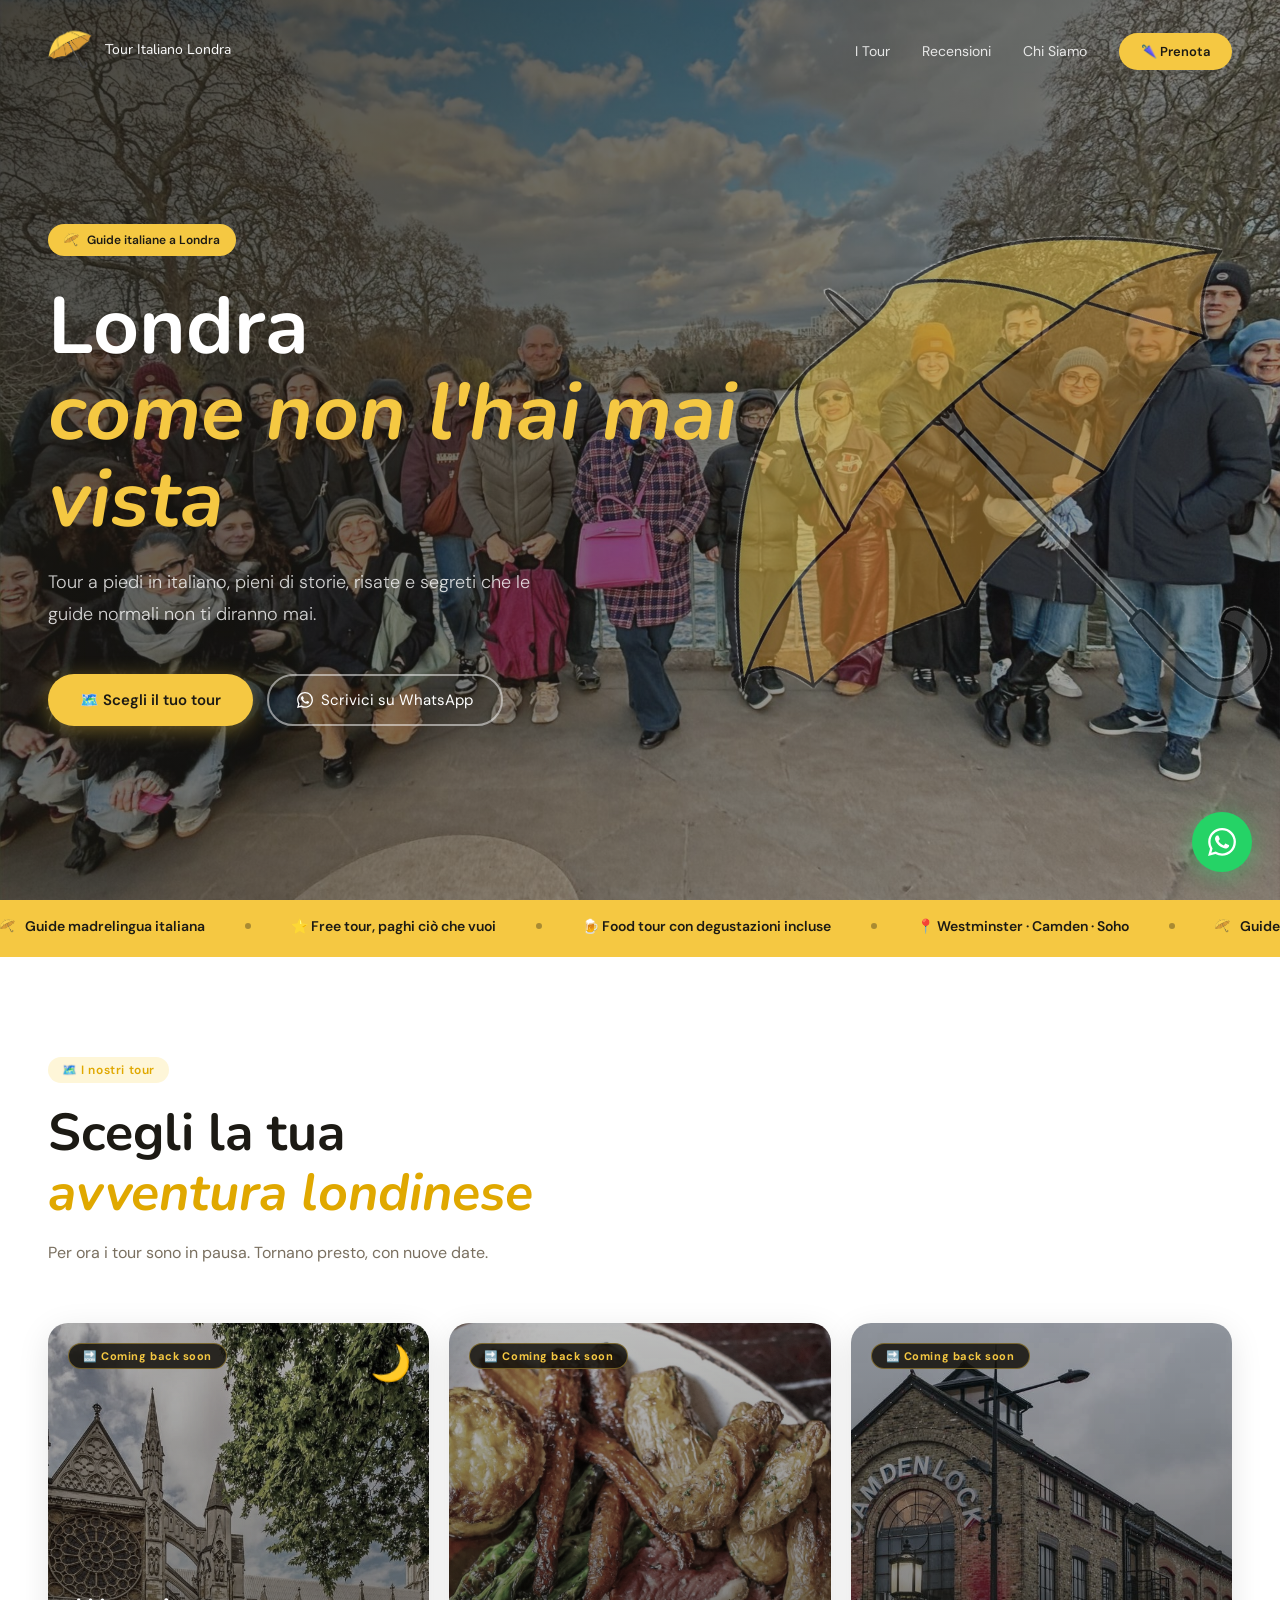
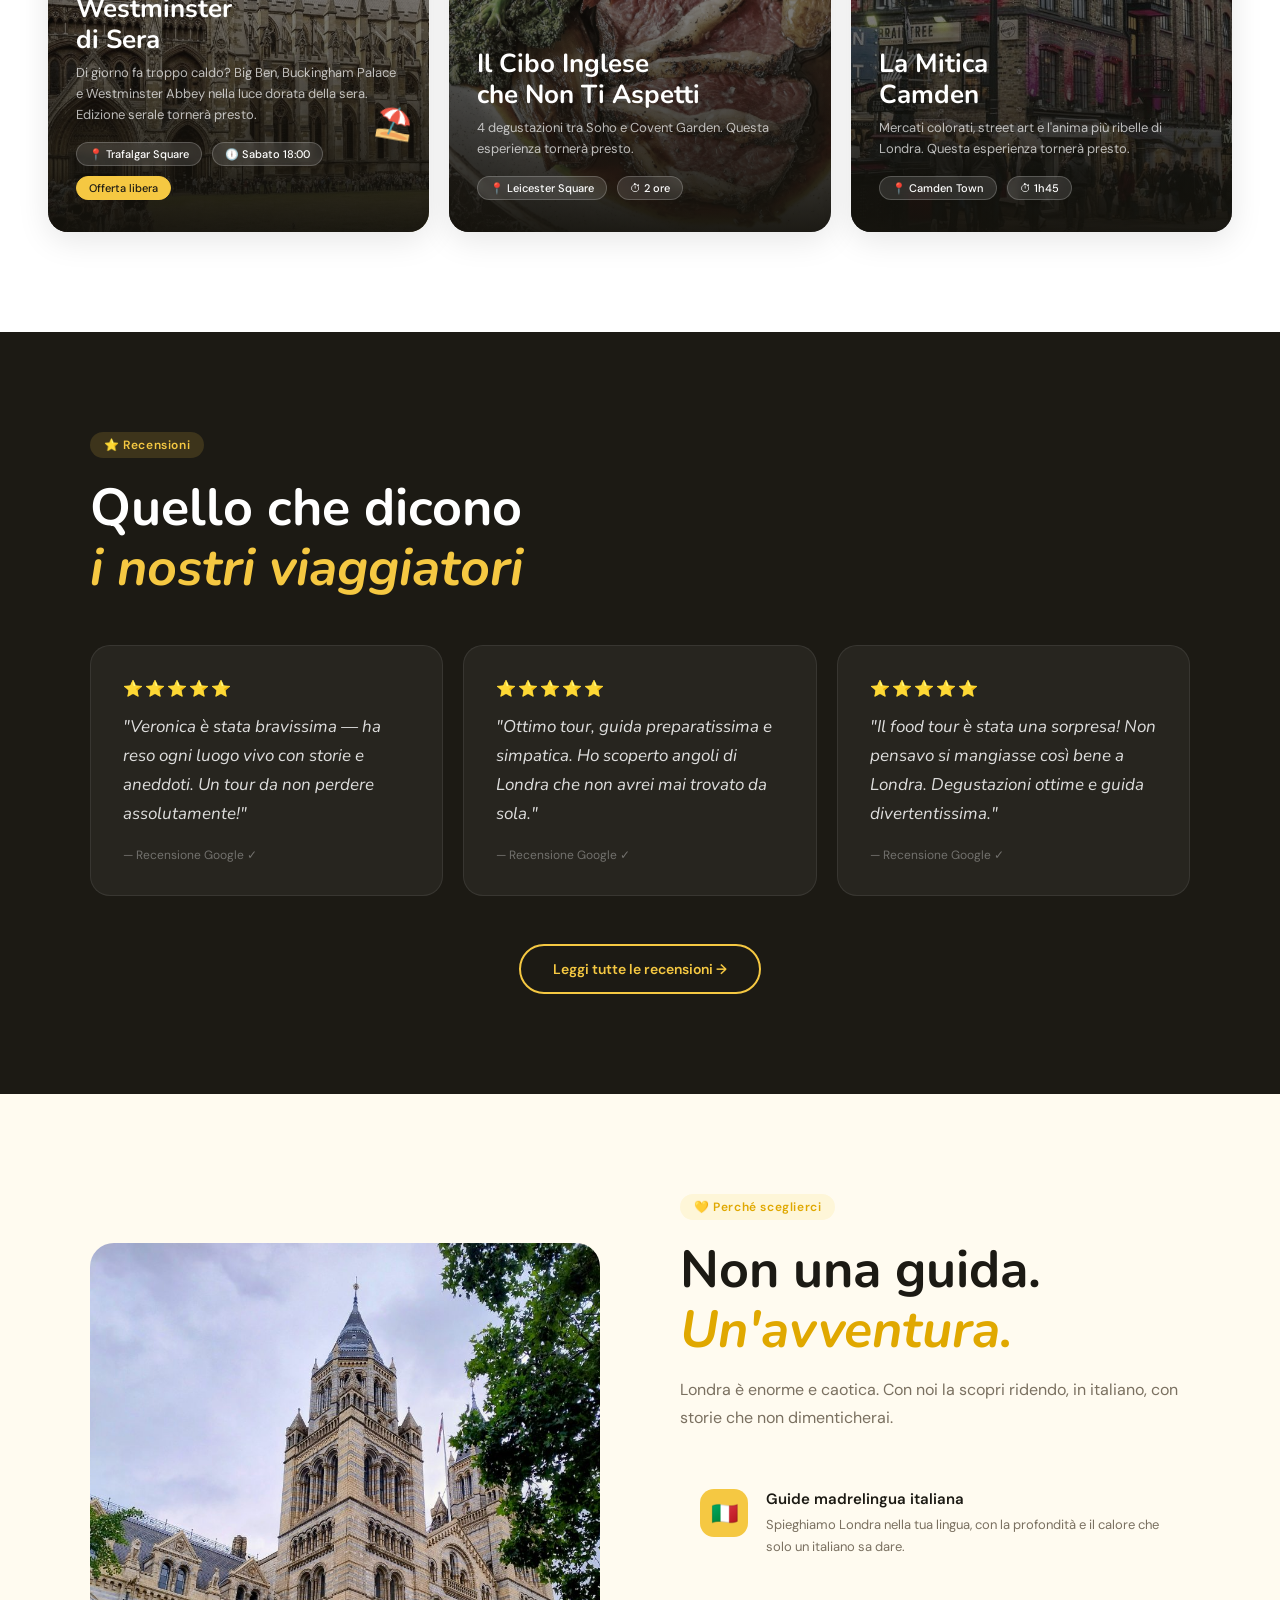
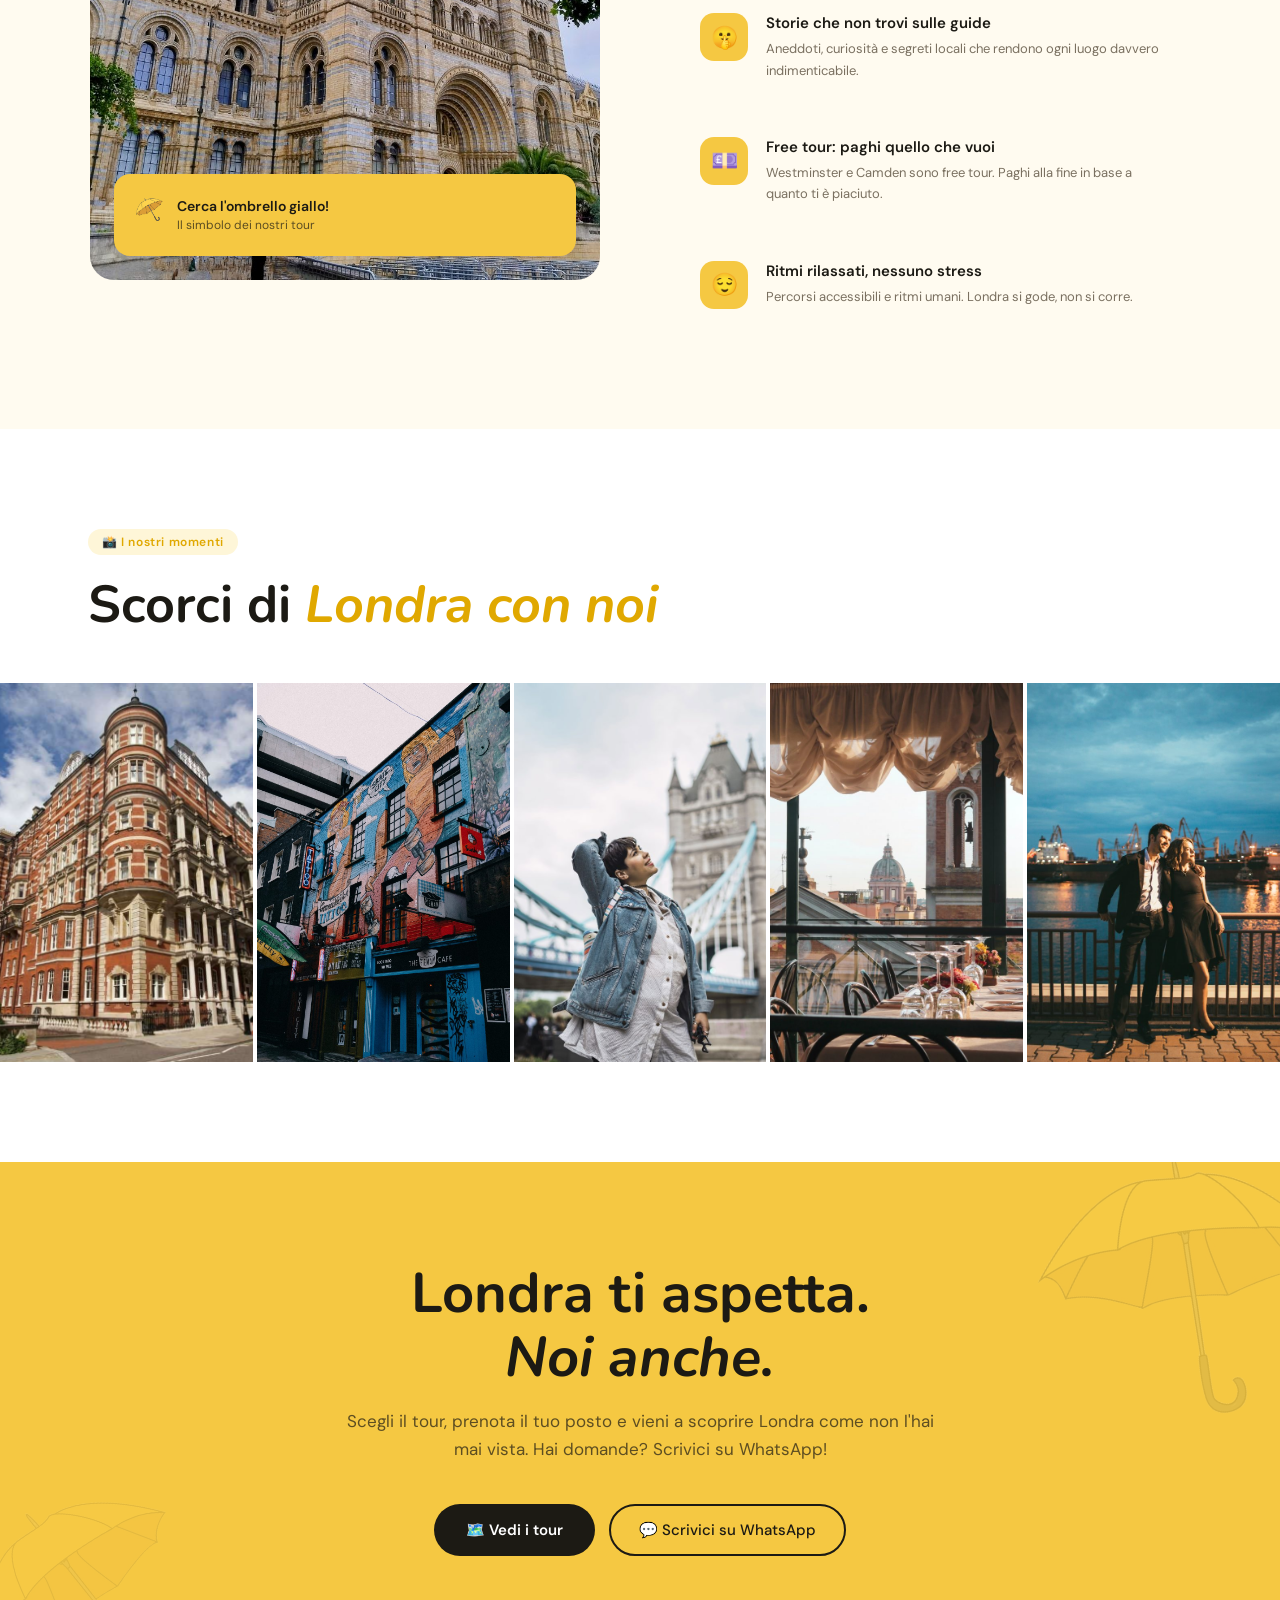
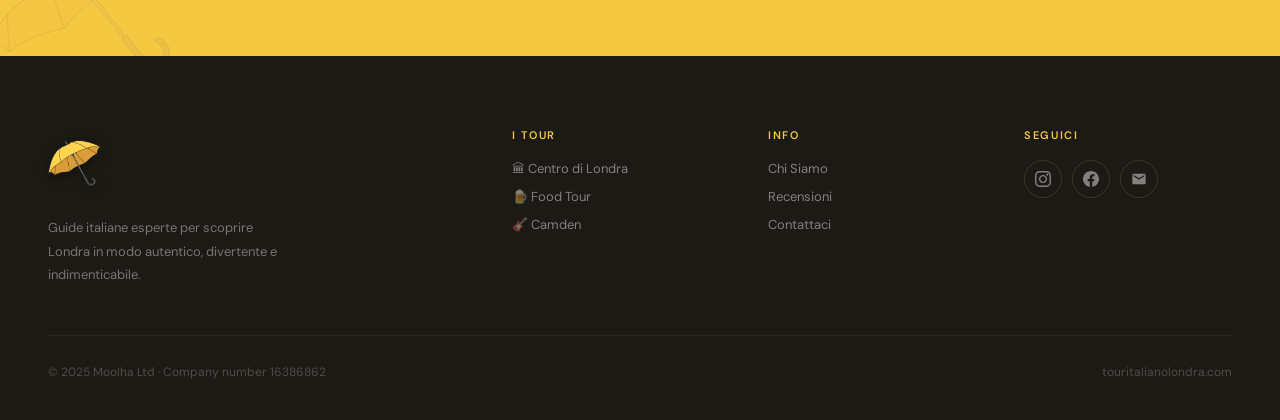
<file: index.html>
<!DOCTYPE html>
<html lang="it">
<head>
  <meta charset="UTF-8" />
  <link rel="icon" type="image/x-icon" href="favicon.ico" />
  <link rel="apple-touch-icon" href="apple-touch-icon.png" />
  <meta name="viewport" content="width=device-width, initial-scale=1.0" />
  <title>Tour Italiano Londra – Visite Guidate in Italiano</title>
  <meta name="description" content="Scopri Londra con guide italiane esperte. Tour a piedi autentici, storie e segreti che le guide normali non raccontano." />
  <link rel="preconnect" href="https://fonts.googleapis.com" />
  <link rel="preconnect" href="https://fonts.gstatic.com" crossorigin />
  <link href="https://fonts.googleapis.com/css2?family=Nunito:ital,wght@0,400;0,600;0,700;0,800;1,400;1,700&family=DM+Sans:wght@300;400;500;600&display=swap" rel="stylesheet" />
  <link rel="stylesheet" href="style.css" />
  <style>
    .hero { position:relative; min-height:100vh; display:flex; align-items:center; overflow:hidden; }
    .hero-bg { position:absolute; inset:0; background:url('til_697fb5_3acbee60c34340d884ae23bb0e88e5a3.jpg') center/cover no-repeat; }
    .hero-overlay { position:absolute; inset:0; background:linear-gradient(135deg,rgba(28,26,20,.82) 0%,rgba(28,26,20,.5) 60%,rgba(28,26,20,.3) 100%); }
    .hero-umb-deco { position:absolute; right:-20px; bottom:-10px; width:600px; opacity:.45; pointer-events:none; transform:rotate(-15deg); z-index:1; }
    .hero-content { position:relative; z-index:2; padding:130px 48px 80px; max-width:800px; }
    .hero-tag { display:inline-flex; align-items:center; gap:8px; background:var(--yellow); color:var(--dark); padding:6px 16px; border-radius:100px; font-size:12px; font-weight:600; margin-bottom:28px; }
    .hero h1 { font-family:'Nunito', sans-serif; font-size:clamp(48px,7vw,80px); font-weight:700; line-height:1.08; color:white; margin-bottom:24px; }
    .hero h1 em { font-style:italic; color:var(--yellow); display:block; }
    .hero-sub { font-size:18px; font-weight:300; line-height:1.75; color:rgba(255,255,255,.8); max-width:520px; margin-bottom:44px; }
    .hero-actions { display:flex; gap:14px; flex-wrap:wrap; }

    #tours { background:var(--white); padding:100px 48px; }
    .tours-header { max-width:1200px; margin:0 auto 56px; }
    .tours-grid { display:grid; grid-template-columns:repeat(3,1fr); gap:20px; max-width:1200px; margin:0 auto; }
    .tour-card { aspect-ratio:3/4; }

    #reviews { background:var(--dark); padding:100px 48px; }
    .reviews-inner { max-width:1100px; margin:0 auto; }
    .reviews-grid { display:grid; grid-template-columns:repeat(auto-fit,minmax(280px,1fr)); gap:20px; margin:48px 0; }

    #why { padding:100px 48px; }
    .why-wrap { max-width:1100px; margin:0 auto; display:grid; grid-template-columns:1fr 1fr; gap:80px; align-items:center; }
    .why-img-wrap { position:relative; border-radius:24px; overflow:hidden; aspect-ratio:4/5; }
    .why-img-wrap img { width:100%; height:100%; object-fit:cover; }
    .why-img-badge { position:absolute; bottom:24px; left:24px; right:24px; background:var(--yellow); border-radius:16px; padding:18px 22px; display:flex; align-items:center; gap:14px; }
    .why-img-badge-icon { font-size:32px; }
    .why-img-badge-text { font-size:14px; font-weight:600; color:var(--dark); line-height:1.4; }
    .why-img-badge-text span { display:block; font-size:12px; font-weight:400; opacity:.7; }
    .why-points { display:flex; flex-direction:column; gap:16px; margin-top:36px; }

    #gallery { background:var(--white); padding:100px 0; }
    .gallery-header { padding:0 48px; max-width:1200px; margin:0 auto 48px; }
    .gallery-strip { display:flex; gap:4px; }
    .gallery-item { flex:1; min-width:160px; aspect-ratio:2/3; overflow:hidden; transition:flex .5s ease; }
    .gallery-item:hover { flex:2.5; }
    .gallery-item img { width:100%; height:100%; object-fit:cover; transition:transform .5s; }
    .gallery-item:hover img { transform:scale(1.04); }

    #book { background:var(--yellow); padding:100px 48px; text-align:center; position:relative; overflow:hidden; }
    #book::before { content:''; position:absolute; right:-80px; top:-60px; width:360px; height:360px; background:url('umbrella.png') center/contain no-repeat; opacity:.12; transform:rotate(20deg); pointer-events:none; }
    #book::after { content:''; position:absolute; left:-60px; bottom:-80px; width:280px; height:280px; background:url('umbrella.png') center/contain no-repeat; opacity:.08; transform:rotate(-10deg); pointer-events:none; }
    .book-inner { position:relative; z-index:1; max-width:600px; margin:0 auto; }
    #book h2 { font-family:'Nunito', sans-serif; font-size:clamp(36px,5vw,56px); font-weight:700; color:var(--dark); margin-bottom:16px; line-height:1.15; }
    #book h2 em { font-style:italic; }
    #book p { font-size:17px; color:rgba(28,26,20,.7); line-height:1.7; margin-bottom:40px; }
    .book-actions { display:flex; gap:14px; justify-content:center; flex-wrap:wrap; }

    @media(max-width:960px) {
      .tours-grid { grid-template-columns:1fr; }
      .tour-card { aspect-ratio:4/3; }
      .why-wrap { grid-template-columns:1fr; }
      .why-img-wrap { display:none; }
    }
    @media(max-width:600px) {
      .hero { min-height:72vh; }
      .hero-bg { background-position: center 22%; }
      .hero-content { padding:100px 24px 60px; }
      .hero-umb-deco { width:230px; right:-24px; bottom:-16px; opacity:.32; }
      .hero-actions { flex-direction:column; align-items:flex-start; }
      #tours,#reviews,#why,#book { padding:72px 24px; }
      #gallery { padding:72px 0; }
      .gallery-header { padding:0 24px; }
      .book-actions { flex-direction:column; align-items:center; }
    }
  </style>
</head>
<body>

<nav id="navbar">
  <a href="index.html" class="nav-logo">
    <img src="umbrella.png" alt="Tour Italiano Londra" />
    <span class="nav-logo-text">Tour Italiano Londra</span>
  </a>
  <button class="nav-toggle" id="navToggle" aria-label="Menu"><span></span><span></span><span></span></button>
  <ul class="nav-links">
    <li><a href="#tours">I Tour</a></li>
    <li><a href="#reviews">Recensioni</a></li>
    <li><a href="#why">Chi Siamo</a></li>
    <li><a href="https://wa.me/447944838562" target="_blank" class="nav-cta">🌂 Prenota</a></li>
  </ul>
</nav>

<!-- HERO -->
<section class="hero">
  <div class="hero-bg"></div>
  <div class="hero-overlay"></div>
  <img class="hero-umb-deco" src="umbrella.png" alt="" />
  <div class="hero-content">
    <div class="hero-tag"><img src="umbrella.png" style="height:20px;width:auto;" alt=""> Guide italiane a Londra</div>
    <h1>Londra<br><em>come non l'hai mai vista</em></h1>
    <p class="hero-sub">Tour a piedi in italiano, pieni di storie, risate e segreti che le guide normali non ti diranno mai.</p>
    <div class="hero-actions">
      <a href="#tours" class="btn-yellow">🗺️ Scegli il tuo tour</a>
      <a href="https://wa.me/447944838562" target="_blank" class="btn-white-outline">
        <svg width="16" height="16" viewBox="0 0 24 24" fill="currentColor"><path d="M17.472 14.382c-.297-.149-1.758-.867-2.03-.967-.273-.099-.471-.148-.67.15-.197.297-.767.966-.94 1.164-.173.199-.347.223-.644.075-.297-.15-1.255-.463-2.39-1.475-.883-.788-1.48-1.761-1.653-2.059-.173-.297-.018-.458.13-.606.134-.133.298-.347.446-.52.149-.174.198-.298.298-.497.099-.198.05-.371-.025-.52-.075-.149-.669-1.612-.916-2.207-.242-.579-.487-.5-.669-.51-.173-.008-.371-.01-.57-.01-.198 0-.52.074-.792.372-.272.297-1.04 1.016-1.04 2.479 0 1.462 1.065 2.875 1.213 3.074.149.198 2.096 3.2 5.077 4.487.709.306 1.262.489 1.694.625.712.227 1.36.195 1.871.118.571-.085 1.758-.719 2.006-1.413.248-.694.248-1.289.173-1.413-.074-.124-.272-.198-.57-.347m-5.421 7.403h-.004a9.87 9.87 0 01-5.031-1.378l-.361-.214-3.741.982.998-3.648-.235-.374a9.86 9.86 0 01-1.51-5.26c.001-5.45 4.436-9.884 9.888-9.884 2.64 0 5.122 1.03 6.988 2.898a9.825 9.825 0 012.893 6.994c-.003 5.45-4.437 9.884-9.885 9.884m8.413-18.297A11.815 11.815 0 0012.05 0C5.495 0 .16 5.335.157 11.892c0 2.096.547 4.142 1.588 5.945L.057 24l6.305-1.654a11.882 11.882 0 005.683 1.448h.005c6.554 0 11.89-5.335 11.893-11.893a11.821 11.821 0 00-3.48-8.413Z"/></svg>
        Scrivici su WhatsApp
      </a>
    </div>
  </div>
</section>

<!-- PILL STRIP -->
<div class="pill-strip">
  <div class="pill-strip-inner">
    <div class="pill-strip-item"><img src="umbrella.png" style="height:20px;width:auto;" alt=""> Guide madrelingua italiana</div>
    <div class="pill-strip-dot"></div>
    <div class="pill-strip-item">⭐ Free tour, paghi ciò che vuoi</div>
    <div class="pill-strip-dot"></div>
    <div class="pill-strip-item">🍺 Food tour con degustazioni incluse</div>
    <div class="pill-strip-dot"></div>
    <div class="pill-strip-item">📍 Westminster · Camden · Soho</div>
    <div class="pill-strip-dot"></div>
    <div class="pill-strip-item"><img src="umbrella.png" style="height:20px;width:auto;" alt=""> Guide madrelingua italiana</div>
    <div class="pill-strip-dot"></div>
    <div class="pill-strip-item">⭐ Free tour, paghi ciò che vuoi</div>
    <div class="pill-strip-dot"></div>
    <div class="pill-strip-item">🍺 Food tour con degustazioni incluse</div>
    <div class="pill-strip-dot"></div>
    <div class="pill-strip-item">📍 Westminster · Camden · Soho</div>
    <div class="pill-strip-dot"></div>
  </div>
</div>

<!-- TOURS -->
<section id="tours">
  <div class="tours-header">
    <div class="tag-label">🗺️ I nostri tour</div>
    <h2 class="sec-title">Scegli la tua<br><em>avventura londinese</em></h2>
    <p class="sec-body">Per ora i tour sono in pausa. Tornano presto, con nuove date.</p>
  </div>
  <div class="tours-grid">
    <a href="westminster.html" class="tour-card tour-card-soon">
      <div class="tour-card-img" style="background-image:url('til_c36e94_24d0801b5d894c0296fcd661af910e0d.jpg')"></div>
      <div class="tour-card-overlay"></div>
      <div class="tour-card-badge soon-badge">🔜 Coming back soon</div>
      <span class="deco-sticker deco-moon">🌙</span>
      <span class="deco-sticker deco-umbrella">⛱️</span>
      <div class="tour-card-content">
        <h3 class="tour-card-title">Westminster<br>di Sera</h3>
        <p class="tour-card-desc">Di giorno fa troppo caldo? Big Ben, Buckingham Palace e Westminster Abbey nella luce dorata della sera. Edizione serale tornerà presto.</p>
        <div class="tour-card-meta">
          <span class="tour-card-pill">📍 Trafalgar Square</span>
          <span class="tour-card-pill">🕕 Sabato 18:00</span>
          <span class="tour-card-pill yellow">Offerta libera</span>
        </div>
      </div>
    </a>
    <a href="foodtour.html" class="tour-card tour-card-soon">
      <div class="tour-card-img" style="background-image:url('til_697fb5_fdd885367e0446beb5262ba3d331eb3d.jpg')"></div>
      <div class="tour-card-overlay"></div>
      <div class="tour-card-badge soon-badge">🔜 Coming back soon</div>
      <div class="tour-card-content">
        <h3 class="tour-card-title">Il Cibo Inglese<br>che Non Ti Aspetti</h3>
        <p class="tour-card-desc">4 degustazioni tra Soho e Covent Garden. Questa esperienza tornerà presto.</p>
        <div class="tour-card-meta">
          <span class="tour-card-pill">📍 Leicester Square</span>
          <span class="tour-card-pill">⏱ 2 ore</span>
        </div>
      </div>
    </a>
    <a href="camden.html" class="tour-card tour-card-soon">
      <div class="tour-card-img" style="background-image:url('til_c36e94_e0b383abf11d48839dcc6bccf5259ceb.jpg')"></div>
      <div class="tour-card-overlay"></div>
      <div class="tour-card-badge soon-badge">🔜 Coming back soon</div>
      <div class="tour-card-content">
        <h3 class="tour-card-title">La Mitica<br>Camden</h3>
        <p class="tour-card-desc">Mercati colorati, street art e l'anima più ribelle di Londra. Questa esperienza tornerà presto.</p>
        <div class="tour-card-meta">
          <span class="tour-card-pill">📍 Camden Town</span>
          <span class="tour-card-pill">⏱ 1h45</span>
        </div>
      </div>
    </a>
  </div>
</section>

<!-- REVIEWS -->
<section id="reviews">
  <div class="reviews-inner">
    <div class="tag-label on-dark">⭐ Recensioni</div>
    <h2 class="sec-title light">Quello che dicono<br><em>i nostri viaggiatori</em></h2>
    <div class="reviews-grid">
      <div class="review-card">
        <div class="review-stars">⭐⭐⭐⭐⭐</div>
        <p class="review-text">"Veronica è stata bravissima — ha reso ogni luogo vivo con storie e aneddoti. Un tour da non perdere assolutamente!"</p>
        <p class="review-author">— Recensione Google ✓</p>
      </div>
      <div class="review-card">
        <div class="review-stars">⭐⭐⭐⭐⭐</div>
        <p class="review-text">"Ottimo tour, guida preparatissima e simpatica. Ho scoperto angoli di Londra che non avrei mai trovato da sola."</p>
        <p class="review-author">— Recensione Google ✓</p>
      </div>
      <div class="review-card">
        <div class="review-stars">⭐⭐⭐⭐⭐</div>
        <p class="review-text">"Il food tour è stata una sorpresa! Non pensavo si mangiasse così bene a Londra. Degustazioni ottime e guida divertentissima."</p>
        <p class="review-author">— Recensione Google ✓</p>
      </div>
    </div>
    <div style="text-align:center">
      <a href="https://maps.app.goo.gl/uPYDkaa2FeTv5YtN7" target="_blank" class="btn-yellow-outline">Leggi tutte le recensioni →</a>
    </div>
  </div>
</section>

<!-- WHY -->
<section id="why">
  <div class="why-wrap">
    <div class="why-img-wrap">
      <img src="til_697fb5_91b6481ba2c24c74a8940025c38b2372.jpg" alt="Tour Italiano Londra" loading="lazy" />
      <div class="why-img-badge">
        <div class="why-img-badge-icon"><img src="umbrella.png" style="height:36px;width:auto;" alt=""></div>
        <div class="why-img-badge-text">Cerca l'ombrello giallo!<span>Il simbolo dei nostri tour</span></div>
      </div>
    </div>
    <div>
      <div class="tag-label">💛 Perché sceglierci</div>
      <h2 class="sec-title">Non una guida.<br><em>Un'avventura.</em></h2>
      <p class="sec-body">Londra è enorme e caotica. Con noi la scopri ridendo, in italiano, con storie che non dimenticherai.</p>
      <div class="why-points">
        <div class="why-point"><div class="why-point-icon">🇮🇹</div><div class="why-point-text"><h4>Guide madrelingua italiana</h4><p>Spieghiamo Londra nella tua lingua, con la profondità e il calore che solo un italiano sa dare.</p></div></div>
        <div class="why-point"><div class="why-point-icon">🤫</div><div class="why-point-text"><h4>Storie che non trovi sulle guide</h4><p>Aneddoti, curiosità e segreti locali che rendono ogni luogo davvero indimenticabile.</p></div></div>
        <div class="why-point"><div class="why-point-icon">💷</div><div class="why-point-text"><h4>Free tour: paghi quello che vuoi</h4><p>Westminster e Camden sono free tour. Paghi alla fine in base a quanto ti è piaciuto.</p></div></div>
        <div class="why-point"><div class="why-point-icon">😌</div><div class="why-point-text"><h4>Ritmi rilassati, nessuno stress</h4><p>Percorsi accessibili e ritmi umani. Londra si gode, non si corre.</p></div></div>
      </div>
    </div>
  </div>
</section>

<!-- GALLERY -->
<section id="gallery">
  <div class="gallery-header">
    <div class="tag-label">📸 I nostri momenti</div>
    <h2 class="sec-title">Scorci di <em>Londra con noi</em></h2>
  </div>
  <div class="gallery-strip">
    <div class="gallery-item"><img src="til_c36e94_80570916996042b580ae81683cdbed74.jpg" alt="" loading="lazy"/></div>
    <div class="gallery-item"><img src="til_11062b_199a9a8a018f4f81bd576165c7906eb0.jpg" alt="" loading="lazy"/></div>
    <div class="gallery-item"><img src="til_11062b_d4100a96dba2463086131cc29b85be21.jpg" alt="" loading="lazy"/></div>
    <div class="gallery-item"><img src="til_11062b_3dbdf8055b8f428bb357bb2f2cd02c1e.jpg" alt="" loading="lazy"/></div>
    <div class="gallery-item"><img src="til_11062b_1186e2277476414bb921a59dab2b7bdd.jpg" alt="" loading="lazy"/></div>
  </div>
</section>

<!-- BOOK CTA -->
<section id="book">
  <div class="book-inner">
    <h2>Londra ti aspetta.<br><em>Noi anche.</em></h2>
    <p>Scegli il tour, prenota il tuo posto e vieni a scoprire Londra come non l'hai mai vista. Hai domande? Scrivici su WhatsApp!</p>
    <div class="book-actions">
      <a href="#tours" class="btn-dark">🗺️ Vedi i tour</a>
      <a href="https://wa.me/447944838562" target="_blank" class="btn-dark-outline">💬 Scrivici su WhatsApp</a>
    </div>
  </div>
</section>

<!-- FOOTER -->
<footer>
  <div class="footer-inner">
    <div class="footer-brand">
      <img src="umbrella.png" alt="TIL" />
      <p>Guide italiane esperte per scoprire Londra in modo autentico, divertente e indimenticabile.</p>
    </div>
    <div class="footer-col">
      <h5>I Tour</h5>
      <a href="westminster.html">🏛 Centro di Londra</a>
      <a href="foodtour.html">🍺 Food Tour</a>
      <a href="camden.html">🎸 Camden</a>
    </div>
    <div class="footer-col">
      <h5>Info</h5>
      <a href="#why">Chi Siamo</a>
      <a href="https://maps.app.goo.gl/uPYDkaa2FeTv5YtN7" target="_blank">Recensioni</a>
      <a href="mailto:ciao@touritalianolondra.com">Contattaci</a>
    </div>
    <div class="footer-col">
      <h5>Seguici</h5>
      <div class="footer-social">
        <a href="https://www.instagram.com/touritalianolondra" target="_blank"><svg width="16" height="16" viewBox="0 0 24 24" fill="currentColor"><path d="M12 2.163c3.204 0 3.584.012 4.85.07 3.252.148 4.771 1.691 4.919 4.919.058 1.265.069 1.645.069 4.849 0 3.205-.012 3.584-.069 4.849-.149 3.225-1.664 4.771-4.919 4.919-1.266.058-1.644.07-4.85.07-3.204 0-3.584-.012-4.849-.07-3.26-.149-4.771-1.699-4.919-4.92-.058-1.265-.07-1.644-.07-4.849 0-3.204.013-3.583.07-4.849.149-3.227 1.664-4.771 4.919-4.919 1.266-.057 1.645-.069 4.849-.069zm0-2.163c-3.259 0-3.667.014-4.947.072-4.358.2-6.78 2.618-6.98 6.98-.059 1.281-.073 1.689-.073 4.948 0 3.259.014 3.668.072 4.948.2 4.358 2.618 6.78 6.98 6.98 1.281.058 1.689.072 4.948.072 3.259 0 3.668-.014 4.948-.072 4.354-.2 6.782-2.618 6.979-6.98.059-1.28.073-1.689.073-4.948 0-3.259-.014-3.667-.072-4.947-.196-4.354-2.617-6.78-6.979-6.98-1.281-.059-1.69-.073-4.949-.073zm0 5.838c-3.403 0-6.162 2.759-6.162 6.162s2.759 6.163 6.162 6.163 6.162-2.759 6.162-6.163c0-3.403-2.759-6.162-6.162-6.162zm0 10.162c-2.209 0-4-1.79-4-4 0-2.209 1.791-4 4-4s4 1.791 4 4c0 2.21-1.791 4-4 4zm6.406-11.845c-.796 0-1.441.645-1.441 1.44s.645 1.44 1.441 1.44c.795 0 1.439-.645 1.439-1.44s-.644-1.44-1.439-1.44z"/></svg></a>
        <a href="https://www.facebook.com/profile.php?id=61555395185051" target="_blank"><svg width="16" height="16" viewBox="0 0 24 24" fill="currentColor"><path d="M24 12.073c0-6.627-5.373-12-12-12s-12 5.373-12 12c0 5.99 4.388 10.954 10.125 11.854v-8.385H7.078v-3.47h3.047V9.43c0-3.007 1.792-4.669 4.533-4.669 1.312 0 2.686.235 2.686.235v2.953H15.83c-1.491 0-1.956.925-1.956 1.874v2.25h3.328l-.532 3.47h-2.796v8.385C19.612 23.027 24 18.062 24 12.073z"/></svg></a>
        <a href="mailto:ciao@touritalianolondra.com"><svg width="16" height="16" viewBox="0 0 24 24" fill="currentColor"><path d="M20 4H4c-1.1 0-2 .9-2 2v12c0 1.1.9 2 2 2h16c1.1 0 2-.9 2-2V6c0-1.1-.9-2-2-2zm0 4l-8 5-8-5V6l8 5 8-5v2z"/></svg></a>
      </div>
    </div>
  </div>
  <div class="footer-bottom">
    <span>© 2025 Moolha Ltd · Company number 16386862</span>
    <span>touritalianolondra.com</span>
  </div>
</footer>

<a href="https://wa.me/447944838562" target="_blank" rel="noopener noreferrer" class="wa-float">
  <svg width="28" height="28" viewBox="0 0 24 24" fill="white"><path d="M17.472 14.382c-.297-.149-1.758-.867-2.03-.967-.273-.099-.471-.148-.67.15-.197.297-.767.966-.94 1.164-.173.199-.347.223-.644.075-.297-.15-1.255-.463-2.39-1.475-.883-.788-1.48-1.761-1.653-2.059-.173-.297-.018-.458.13-.606.134-.133.298-.347.446-.52.149-.174.198-.298.298-.497.099-.198.05-.371-.025-.52-.075-.149-.669-1.612-.916-2.207-.242-.579-.487-.5-.669-.51-.173-.008-.371-.01-.57-.01-.198 0-.52.074-.792.372-.272.297-1.04 1.016-1.04 2.479 0 1.462 1.065 2.875 1.213 3.074.149.198 2.096 3.2 5.077 4.487.709.306 1.262.489 1.694.625.712.227 1.36.195 1.871.118.571-.085 1.758-.719 2.006-1.413.248-.694.248-1.289.173-1.413-.074-.124-.272-.198-.57-.347m-5.421 7.403h-.004a9.87 9.87 0 01-5.031-1.378l-.361-.214-3.741.982.998-3.648-.235-.374a9.86 9.86 0 01-1.51-5.26c.001-5.45 4.436-9.884 9.888-9.884 2.64 0 5.122 1.03 6.988 2.898a9.825 9.825 0 012.893 6.994c-.003 5.45-4.437 9.884-9.885 9.884m8.413-18.297A11.815 11.815 0 0012.05 0C5.495 0 .16 5.335.157 11.892c0 2.096.547 4.142 1.588 5.945L.057 24l6.305-1.654a11.882 11.882 0 005.683 1.448h.005c6.554 0 11.89-5.335 11.893-11.893a11.821 11.821 0 00-3.48-8.413Z"/></svg>
</a>

<div class="umbrella-float uf-1"><img src="umbrella.png" alt="" /></div>
<div class="umbrella-float uf-2"><img src="umbrella.png" alt="" /></div>

<script>
var nav = document.getElementById('navbar');
window.addEventListener('scroll', function() {
  nav.classList.toggle('scrolled', window.scrollY > 60);
  document.querySelectorAll('.umbrella-float').forEach(function(u) {
    u.classList.toggle('show', window.scrollY > 300);
  });
});

var navToggle = document.getElementById('navToggle');
var navLinksEl = document.querySelector('.nav-links');
if (navToggle && navLinksEl) {
  navToggle.addEventListener('click', function() {
    navLinksEl.classList.toggle('open');
    navToggle.classList.toggle('active');
  });
  navLinksEl.querySelectorAll('a').forEach(function(a) {
    a.addEventListener('click', function() {
      navLinksEl.classList.remove('open');
      navToggle.classList.remove('active');
    });
  });
}
</script>
</body>
</html>
</file>
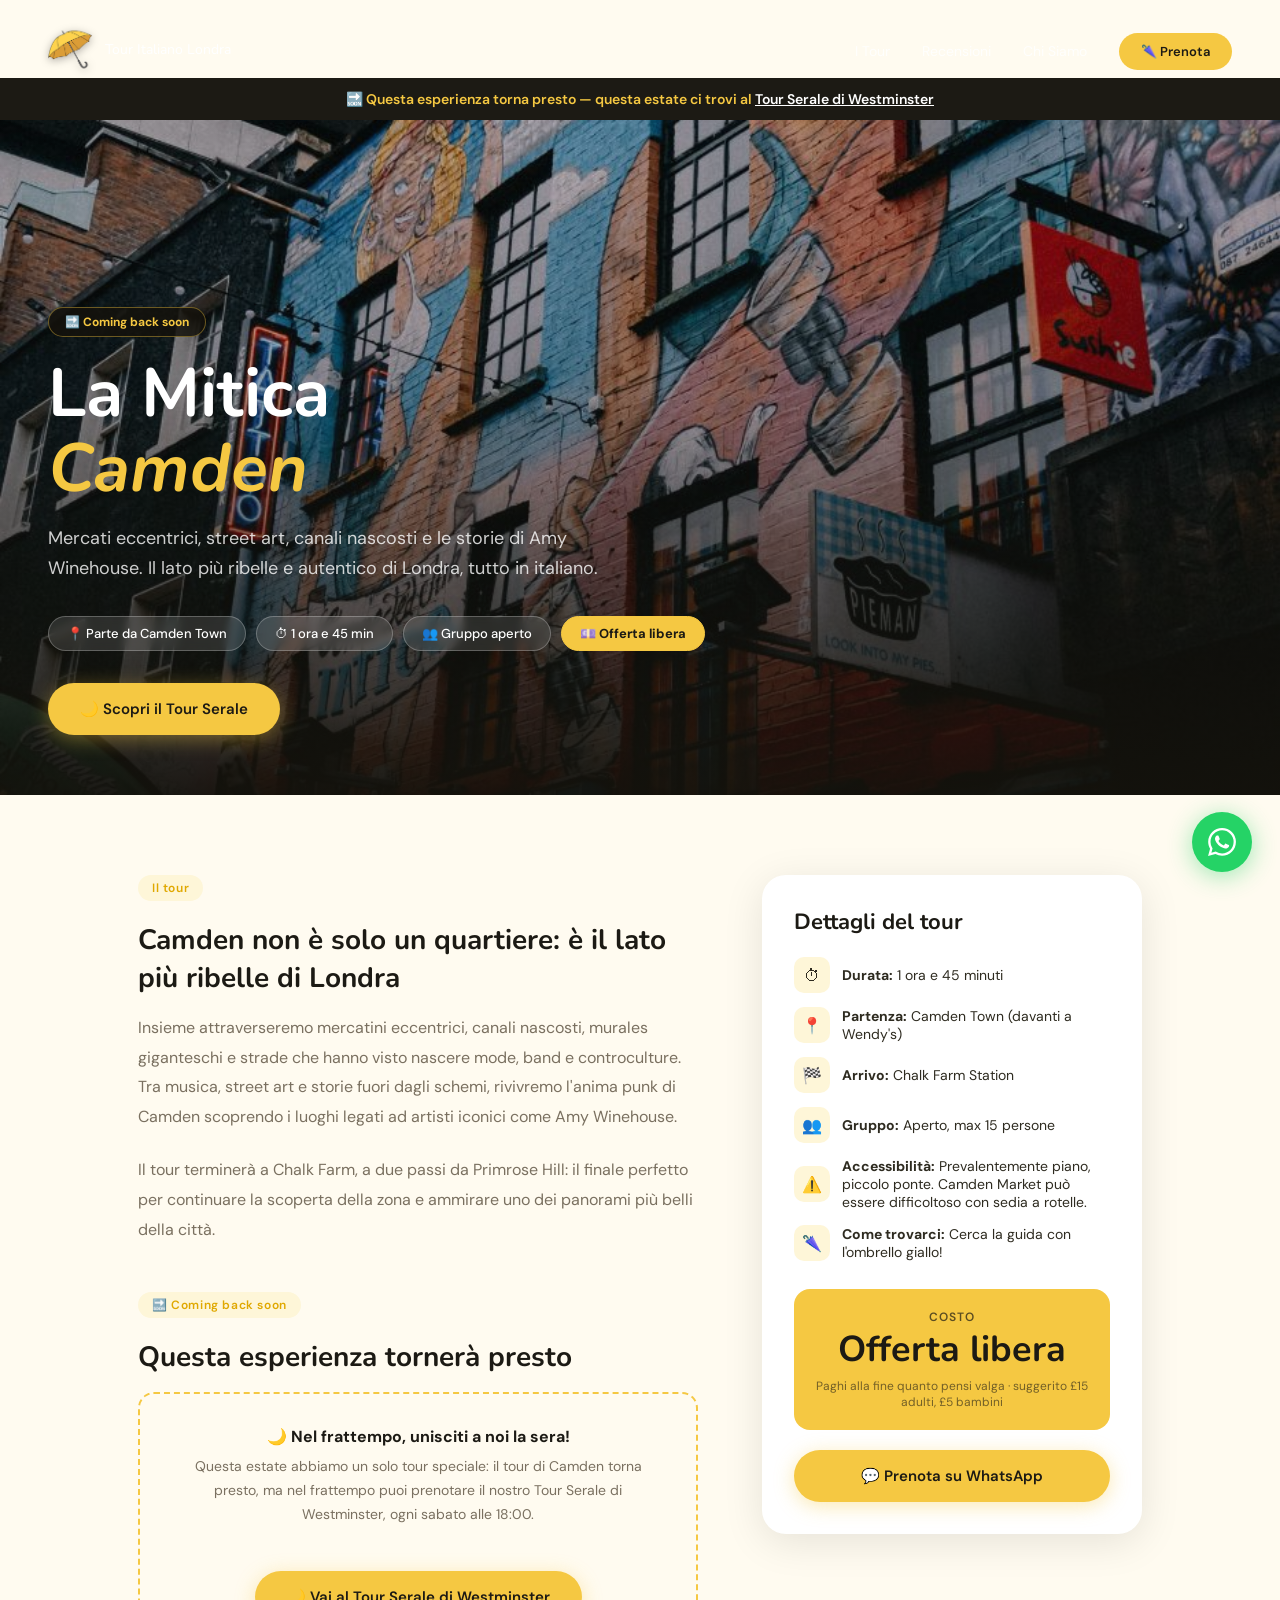
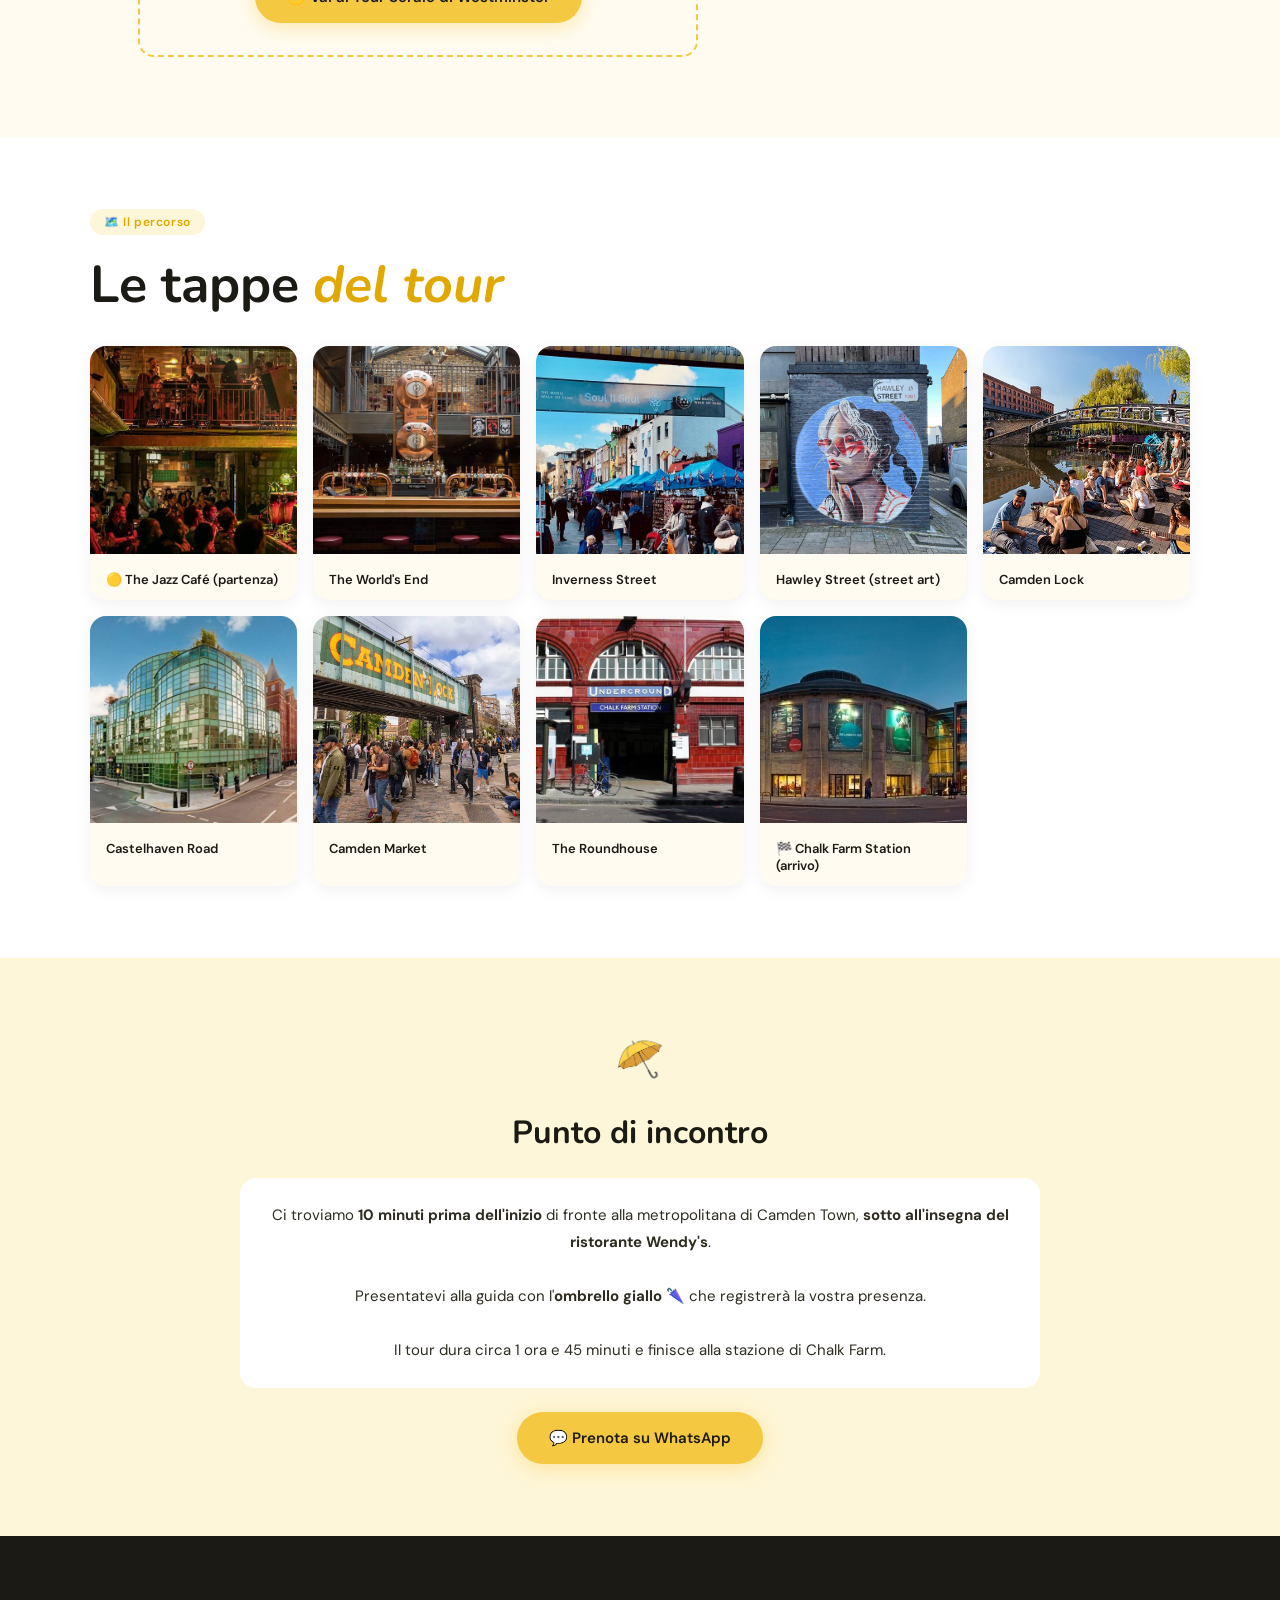
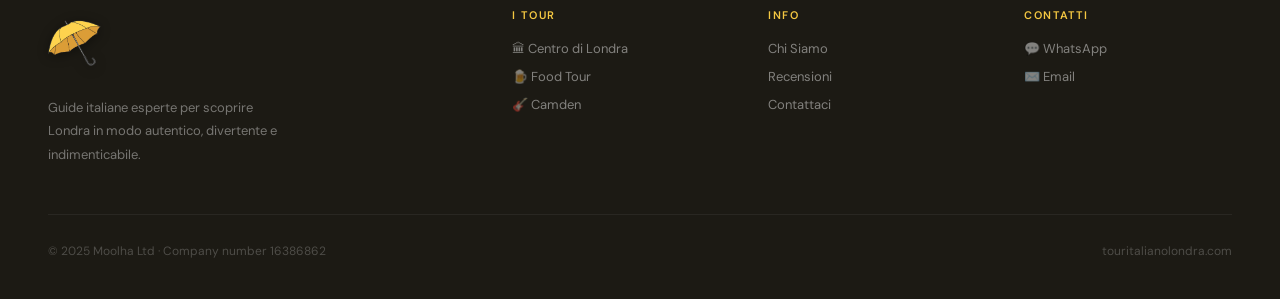
<file: camden.html>
<!DOCTYPE html>
<html lang="it">
<head>
  <meta charset="UTF-8"/>
  <link rel="icon" type="image/x-icon" href="favicon.ico" />
  <link rel="apple-touch-icon" href="apple-touch-icon.png" /><meta name="viewport" content="width=device-width, initial-scale=1.0"/>
  <title>Tour Camden – Tour Italiano Londra</title>
  <meta name="description" content="Scopri Camden con una guida italiana. Mercati, street art, Amy Winehouse e l'anima ribelle di Londra. Free tour."/>
  <link rel="preconnect" href="https://fonts.googleapis.com"/><link rel="preconnect" href="https://fonts.gstatic.com" crossorigin/>
  <link href="https://fonts.googleapis.com/css2?family=Nunito:ital,wght@0,400;0,600;0,700;0,800;1,400;1,700&family=DM+Sans:wght@300;400;500;600&display=swap" rel="stylesheet"/>
  <link rel="stylesheet" href="style.css"/>
  <style>
    .tour-hero{min-height:75vh;}
    .tour-content{max-width:1100px;margin:0 auto;padding:80px 48px;display:grid;grid-template-columns:1fr 380px;gap:64px;align-items:start;}
    .tour-body h3{font-family:'Nunito', sans-serif;font-size:28px;font-weight:700;margin-bottom:16px;color:var(--dark);}
    .tour-body p{font-size:16px;line-height:1.85;color:var(--muted);margin-bottom:24px;}
    .tour-sidebar{position:sticky;top:100px;}
    .sidebar-card{background:white;border-radius:24px;padding:32px;box-shadow:0 8px 40px rgba(0,0,0,0.1);}
    .sidebar-card h4{font-family:'Nunito', sans-serif;font-size:22px;margin-bottom:20px;color:var(--dark);}
    .sidebar-info{display:flex;flex-direction:column;gap:14px;margin-bottom:28px;}
    .sidebar-info-row{display:flex;align-items:center;gap:12px;font-size:14px;color:var(--text);}
    .sidebar-info-row .icon{width:36px;height:36px;background:var(--yellow-pale);border-radius:10px;display:flex;align-items:center;justify-content:center;font-size:16px;flex-shrink:0;}
    .sidebar-price{background:var(--yellow);border-radius:16px;padding:20px;text-align:center;margin-bottom:20px;}
    .sidebar-price .price-label{font-size:12px;font-weight:600;letter-spacing:.1em;text-transform:uppercase;color:var(--dark);opacity:.7;}
    .sidebar-price .price-val{font-family:'Nunito', sans-serif;font-size:36px;font-weight:700;color:var(--dark);}
    .sidebar-price .price-note{font-size:12px;color:var(--dark);opacity:.6;margin-top:4px;}
    .cal-embed{background:var(--cream);border-radius:16px;padding:32px;border:2px dashed var(--yellow);text-align:center;}
    .cal-embed p{font-size:14px;color:var(--muted);line-height:1.7;}
    .cal-embed strong{display:block;font-size:16px;color:var(--dark);margin-bottom:8px;}
    .stops-section{background:var(--white);padding:72px 48px;}
    .stops-inner{max-width:1100px;margin:0 auto;}
    .stops-grid{display:grid;grid-template-columns:repeat(auto-fill,minmax(180px,1fr));gap:16px;margin-top:32px;}
    .stop-card{background:var(--cream);border-radius:16px;overflow:hidden;transition:transform .3s;}
    .stop-card:hover{transform:translateY(-4px);}
    .stop-card img{width:100%;aspect-ratio:1;object-fit:cover;}
    .stop-card-name{padding:12px 16px;font-size:13px;font-weight:600;color:var(--dark);}
    .meeting-section{background:var(--yellow-pale);padding:72px 48px;}
    .meeting-inner{max-width:800px;margin:0 auto;text-align:center;}
    .meeting-inner h3{font-family:'Nunito', sans-serif;font-size:32px;margin-bottom:16px;color:var(--dark);}
    .meeting-inner p{font-size:16px;line-height:1.8;color:var(--muted);margin-bottom:24px;}
    .highlight{background:white;border-radius:16px;padding:24px;margin:24px 0;font-size:15px;line-height:1.8;color:var(--text);}
    @media(max-width:900px){.tour-content{grid-template-columns:1fr;padding:48px 24px;}.tour-sidebar{position:static;}.stops-section,.meeting-section{padding:56px 24px;}}
  </style>
</head>
<body>
<nav id="navbar">
  <a href="index.html" class="nav-logo"><img src="umbrella.png" alt="TIL"/><span class="nav-logo-text">Tour Italiano Londra</span></a>
  <button class="nav-toggle" id="navToggle" aria-label="Menu"><span></span><span></span><span></span></button>
  <ul class="nav-links">
    <li><a href="index.html#tours">I Tour</a></li>
    <li><a href="index.html#reviews">Recensioni</a></li>
    <li><a href="index.html#why">Chi Siamo</a></li>
    <li><a href="https://wa.me/447944838562" target="_blank" class="nav-cta">🌂 Prenota</a></li>
  </ul>
</nav>

<div class="soon-banner">🔜 Questa esperienza torna presto — questa estate ci trovi al <a href="westminster.html">Tour Serale di Westminster</a></div>

<section class="tour-hero">
  <div class="tour-hero-bg" style="background-image:url('til_11062b_199a9a8a018f4f81bd576165c7906eb0.jpg')"></div>
  <div class="tour-hero-overlay"></div>
  <div class="tour-hero-content">
    <div class="tour-hero-badge soon-badge">🔜 Coming back soon</div>
    <h1>La Mitica<br><em>Camden</em></h1>
    <p class="tour-hero-sub">Mercati eccentrici, street art, canali nascosti e le storie di Amy Winehouse. Il lato più ribelle e autentico di Londra, tutto in italiano.</p>
    <div class="tour-meta-pills">
      <span class="tour-meta-pill">📍 Parte da Camden Town</span>
      <span class="tour-meta-pill">⏱ 1 ora e 45 min</span>
      <span class="tour-meta-pill">👥 Gruppo aperto</span>
      <span class="tour-meta-pill yellow">💷 Offerta libera</span>
    </div>
    <a href="westminster.html" class="btn-yellow">🌙 Scopri il Tour Serale</a>
  </div>
</section>

<div class="tour-content">
  <div class="tour-body">
    <div class="tag-label">Il tour</div>
    <h3>Camden non è solo un quartiere: è il lato più ribelle di Londra</h3>
    <p>Insieme attraverseremo mercatini eccentrici, canali nascosti, murales giganteschi e strade che hanno visto nascere mode, band e controculture. Tra musica, street art e storie fuori dagli schemi, rivivremo l'anima punk di Camden scoprendo i luoghi legati ad artisti iconici come Amy Winehouse.</p>
    <p>Il tour terminerà a Chalk Farm, a due passi da Primrose Hill: il finale perfetto per continuare la scoperta della zona e ammirare uno dei panorami più belli della città.</p>

    <div id="prenota" style="margin-top:48px">
      <div class="tag-label">🔜 Coming back soon</div>
      <h3>Questa esperienza tornerà presto</h3>
      <div class="cal-embed">
        <strong>🌙 Nel frattempo, unisciti a noi la sera!</strong>
        <p>Questa estate abbiamo un solo tour speciale: il tour di Camden torna presto, ma nel frattempo puoi prenotare il nostro Tour Serale di Westminster, ogni sabato alle 18:00.</p>
        <a href="westminster.html" class="btn-yellow" style="margin-top:20px;display:inline-flex;">🌙 Vai al Tour Serale di Westminster</a>
      </div>
    </div>
  </div>

  <div class="tour-sidebar">
    <div class="sidebar-card">
      <h4>Dettagli del tour</h4>
      <div class="sidebar-info">
        <div class="sidebar-info-row"><span class="icon">⏱</span><span><strong>Durata:</strong> 1 ora e 45 minuti</span></div>
        <div class="sidebar-info-row"><span class="icon">📍</span><span><strong>Partenza:</strong> Camden Town (davanti a Wendy's)</span></div>
        <div class="sidebar-info-row"><span class="icon">🏁</span><span><strong>Arrivo:</strong> Chalk Farm Station</span></div>
        <div class="sidebar-info-row"><span class="icon">👥</span><span><strong>Gruppo:</strong> Aperto, max 15 persone</span></div>
        <div class="sidebar-info-row"><span class="icon">⚠️</span><span><strong>Accessibilità:</strong> Prevalentemente piano, piccolo ponte. Camden Market può essere difficoltoso con sedia a rotelle.</span></div>
        <div class="sidebar-info-row"><span class="icon">🌂</span><span><strong>Come trovarci:</strong> Cerca la guida con l'ombrello giallo!</span></div>
      </div>
      <div class="sidebar-price">
        <div class="price-label">Costo</div>
        <div class="price-val">Offerta libera</div>
        <div class="price-note">Paghi alla fine quanto pensi valga · suggerito £15 adulti, £5 bambini</div>
      </div>
      <a href="https://wa.me/447944838562?text=Ciao!%20Vorrei%20prenotare%20il%20tour%20di%20Camden." target="_blank" class="btn-yellow" style="width:100%;justify-content:center;">💬 Prenota su WhatsApp</a>
    </div>
  </div>
</div>

<section class="stops-section">
  <div class="stops-inner">
    <div class="tag-label">🗺️ Il percorso</div>
    <h2 class="sec-title">Le tappe <em>del tour</em></h2>
    <div class="stops-grid">
      <div class="stop-card"><img src="til_c36e94_bddcd45c9a484f9094931cb0e3c1382c.jpg" alt="Jazz Cafe" loading="lazy"/><div class="stop-card-name">🟡 The Jazz Café (partenza)</div></div>
      <div class="stop-card"><img src="til_c36e94_fb3979b7e4f748119d4e4040610a775f.jpg" alt="World's End" loading="lazy"/><div class="stop-card-name">The World's End</div></div>
      <div class="stop-card"><img src="til_c36e94_0900c0dd75dd43a7be13d585c9df0517.jpg" alt="Inverness Street" loading="lazy"/><div class="stop-card-name">Inverness Street</div></div>
      <div class="stop-card"><img src="til_c36e94_ff41cce923d14258aa76b0212fd7a655.jpg" alt="Hawley Street" loading="lazy"/><div class="stop-card-name">Hawley Street (street art)</div></div>
      <div class="stop-card"><img src="til_c36e94_7236360bc2f7482aabb93e012a872138.jpg" alt="Camden Lock" loading="lazy"/><div class="stop-card-name">Camden Lock</div></div>
      <div class="stop-card"><img src="til_c36e94_f698bac089664b07bad3703bdd5dbfa9.jpg" alt="Castelhaven Road" loading="lazy"/><div class="stop-card-name">Castelhaven Road</div></div>
      <div class="stop-card"><img src="til_c36e94_4f70a3013da4449f94797b8e38ae329d.jpg" alt="Camden Market" loading="lazy"/><div class="stop-card-name">Camden Market</div></div>
      <div class="stop-card"><img src="til_c36e94_8a223419f50e43e1bf0e91d54c635c59.jpg" alt="Roundhouse" loading="lazy"/><div class="stop-card-name">The Roundhouse</div></div>
      <div class="stop-card"><img src="til_c36e94_1c1ca1cfe57b47148d930cf9142d3504.jpg" alt="Chalk Farm" loading="lazy"/><div class="stop-card-name">🏁 Chalk Farm Station (arrivo)</div></div>
    </div>
  </div>
</section>

<section class="meeting-section">
  <div class="meeting-inner">
    <img src="umbrella.png" style="height:60px;margin-bottom:16px;" alt="">
    <h3>Punto di incontro</h3>
    <div class="highlight">
      Ci troviamo <strong>10 minuti prima dell'inizio</strong> di fronte alla metropolitana di Camden Town, <strong>sotto all'insegna del ristorante Wendy's</strong>.<br><br>
      Presentatevi alla guida con l'<strong>ombrello giallo</strong> 🌂 che registrerà la vostra presenza.<br><br>
      Il tour dura circa 1 ora e 45 minuti e finisce alla stazione di Chalk Farm.
    </div>
    <a href="https://wa.me/447944838562?text=Ciao!%20Vorrei%20prenotare%20il%20tour%20di%20Camden." target="_blank" class="btn-yellow">💬 Prenota su WhatsApp</a>
  </div>
</section>

<footer>
  <div class="footer-inner">
    <div class="footer-brand"><img src="umbrella.png" alt="TIL"/><p>Guide italiane esperte per scoprire Londra in modo autentico, divertente e indimenticabile.</p></div>
    <div class="footer-col"><h5>I Tour</h5><a href="westminster.html">🏛 Centro di Londra</a><a href="foodtour.html">🍺 Food Tour</a><a href="camden.html">🎸 Camden</a></div>
    <div class="footer-col"><h5>Info</h5><a href="index.html#why">Chi Siamo</a><a href="https://maps.app.goo.gl/uPYDkaa2FeTv5YtN7" target="_blank">Recensioni</a><a href="mailto:ciao@touritalianolondra.com">Contattaci</a></div>
    <div class="footer-col"><h5>Contatti</h5><a href="https://wa.me/447944838562" target="_blank">💬 WhatsApp</a><a href="mailto:ciao@touritalianolondra.com">✉️ Email</a></div>
  </div>
  <div class="footer-bottom"><span>© 2025 Moolha Ltd · Company number 16386862</span><span>touritalianolondra.com</span></div>
</footer>
<a href="https://wa.me/447944838562" target="_blank" class="wa-float"><svg width="28" height="28" viewBox="0 0 24 24" fill="white"><path d="M17.472 14.382c-.297-.149-1.758-.867-2.03-.967-.273-.099-.471-.148-.67.15-.197.297-.767.966-.94 1.164-.173.199-.347.223-.644.075-.297-.15-1.255-.463-2.39-1.475-.883-.788-1.48-1.761-1.653-2.059-.173-.297-.018-.458.13-.606.134-.133.298-.347.446-.52.149-.174.198-.298.298-.497.099-.198.05-.371-.025-.52-.075-.149-.669-1.612-.916-2.207-.242-.579-.487-.5-.669-.51-.173-.008-.371-.01-.57-.01-.198 0-.52.074-.792.372-.272.297-1.04 1.016-1.04 2.479 0 1.462 1.065 2.875 1.213 3.074.149.198 2.096 3.2 5.077 4.487.709.306 1.262.489 1.694.625.712.227 1.36.195 1.871.118.571-.085 1.758-.719 2.006-1.413.248-.694.248-1.289.173-1.413-.074-.124-.272-.198-.57-.347m-5.421 7.403h-.004a9.87 9.87 0 01-5.031-1.378l-.361-.214-3.741.982.998-3.648-.235-.374a9.86 9.86 0 01-1.51-5.26c.001-5.45 4.436-9.884 9.888-9.884 2.64 0 5.122 1.03 6.988 2.898a9.825 9.825 0 012.893 6.994c-.003 5.45-4.437 9.884-9.885 9.884m8.413-18.297A11.815 11.815 0 0012.05 0C5.495 0 .16 5.335.157 11.892c0 2.096.547 4.142 1.588 5.945L.057 24l6.305-1.654a11.882 11.882 0 005.683 1.448h.005c6.554 0 11.89-5.335 11.893-11.893a11.821 11.821 0 00-3.48-8.413Z"/></svg></a>
<div class="umbrella-float uf-1"><img src="umbrella.png" alt=""/></div>
<div class="umbrella-float uf-2"><img src="umbrella.png" alt=""/></div>
<script>var nav=document.getElementById('navbar');window.addEventListener('scroll',function(){nav.classList.toggle('scrolled',window.scrollY>60);document.querySelectorAll('.umbrella-float').forEach(function(u){u.classList.toggle('show',window.scrollY>300);});});
var navToggle = document.getElementById('navToggle');
var navLinksEl = document.querySelector('.nav-links');
if (navToggle && navLinksEl) {
  navToggle.addEventListener('click', function() {
    navLinksEl.classList.toggle('open');
    navToggle.classList.toggle('active');
  });
  navLinksEl.querySelectorAll('a').forEach(function(a) {
    a.addEventListener('click', function() {
      navLinksEl.classList.remove('open');
      navToggle.classList.remove('active');
    });
  });
}
</script>
</body></html>
</file>
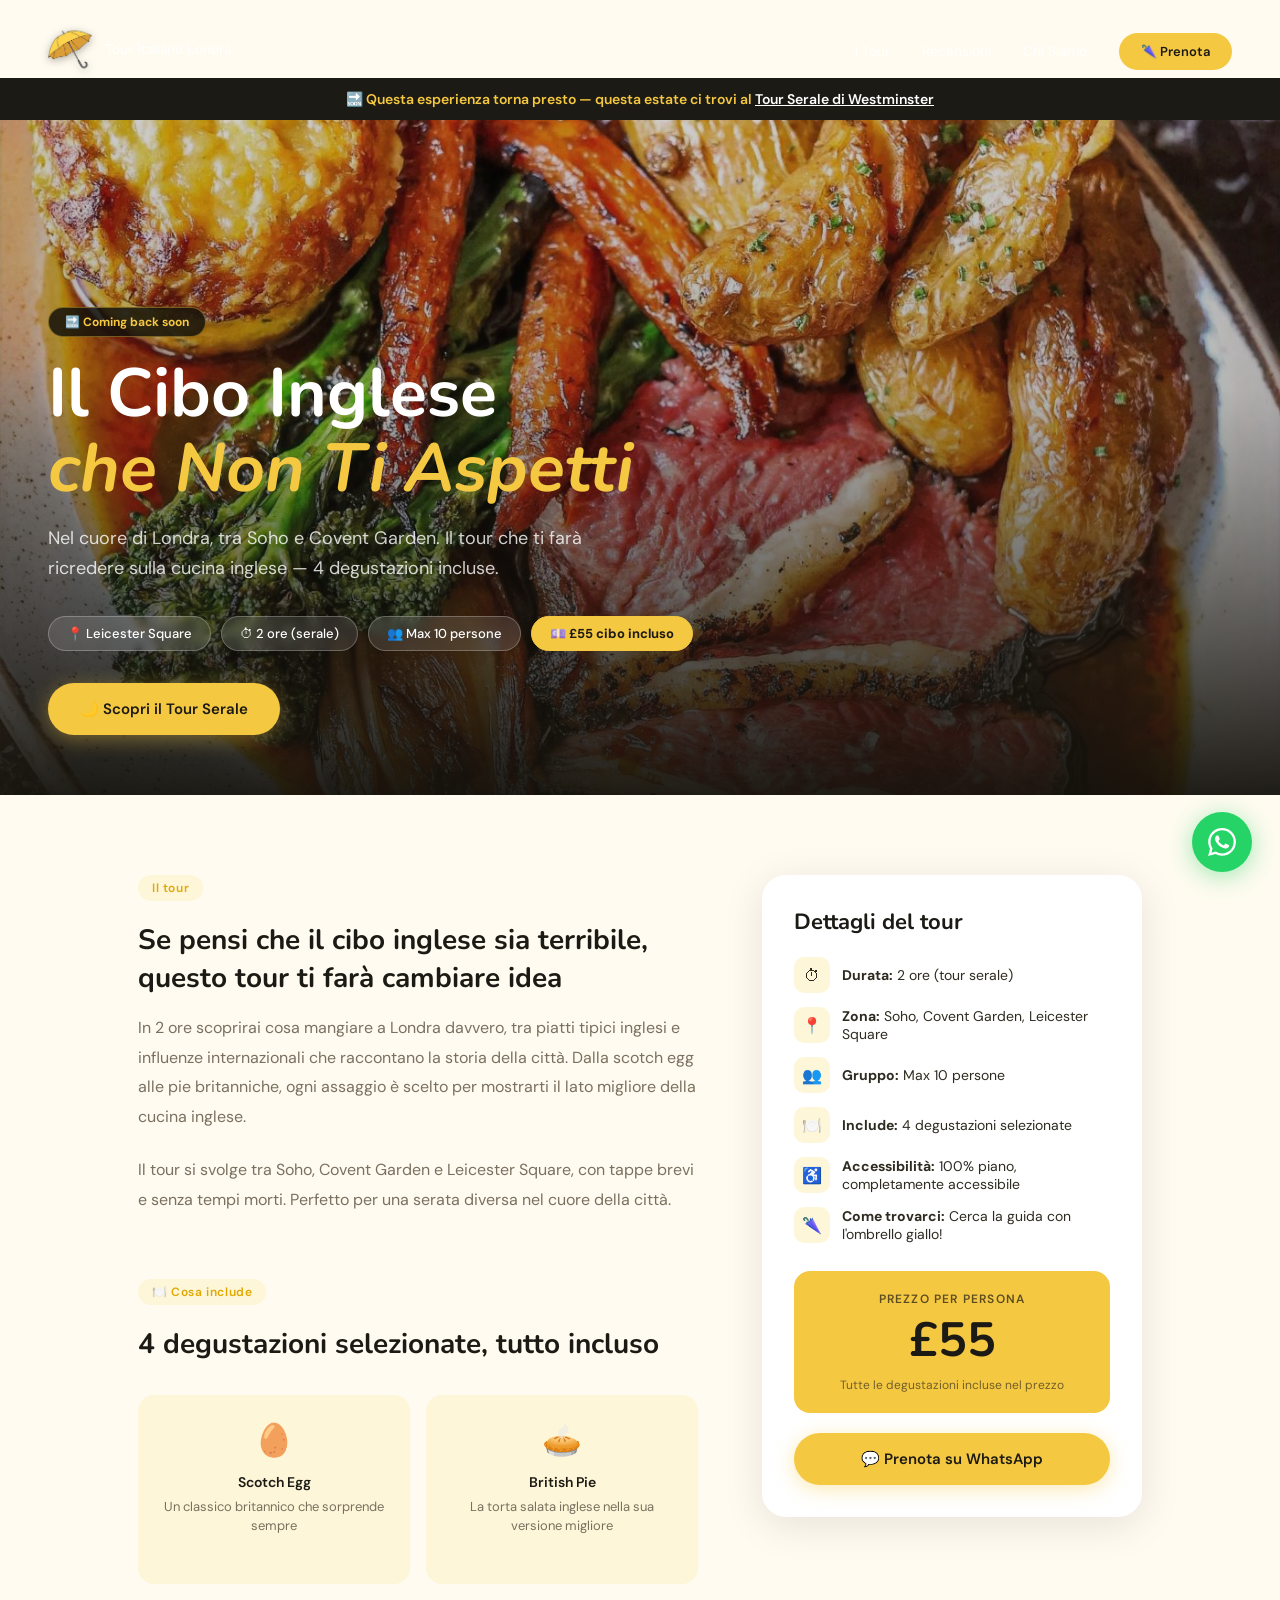
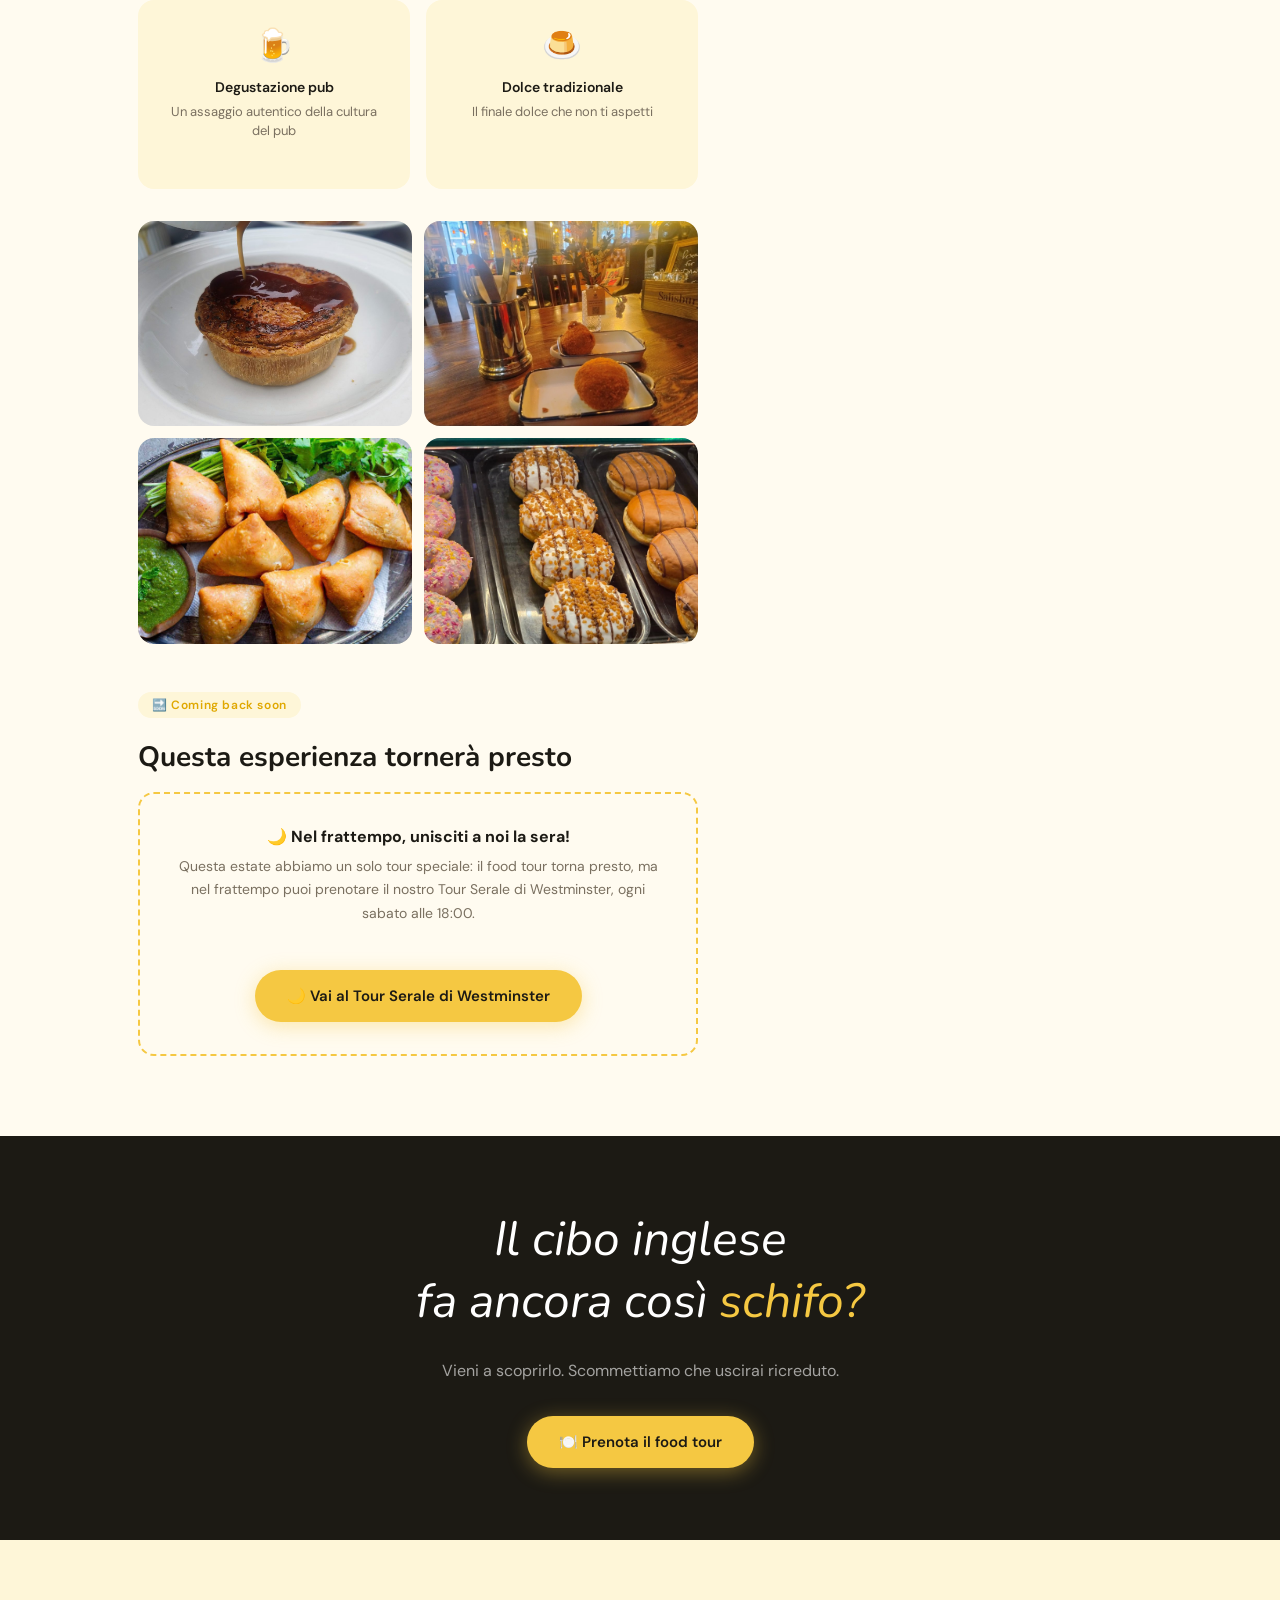
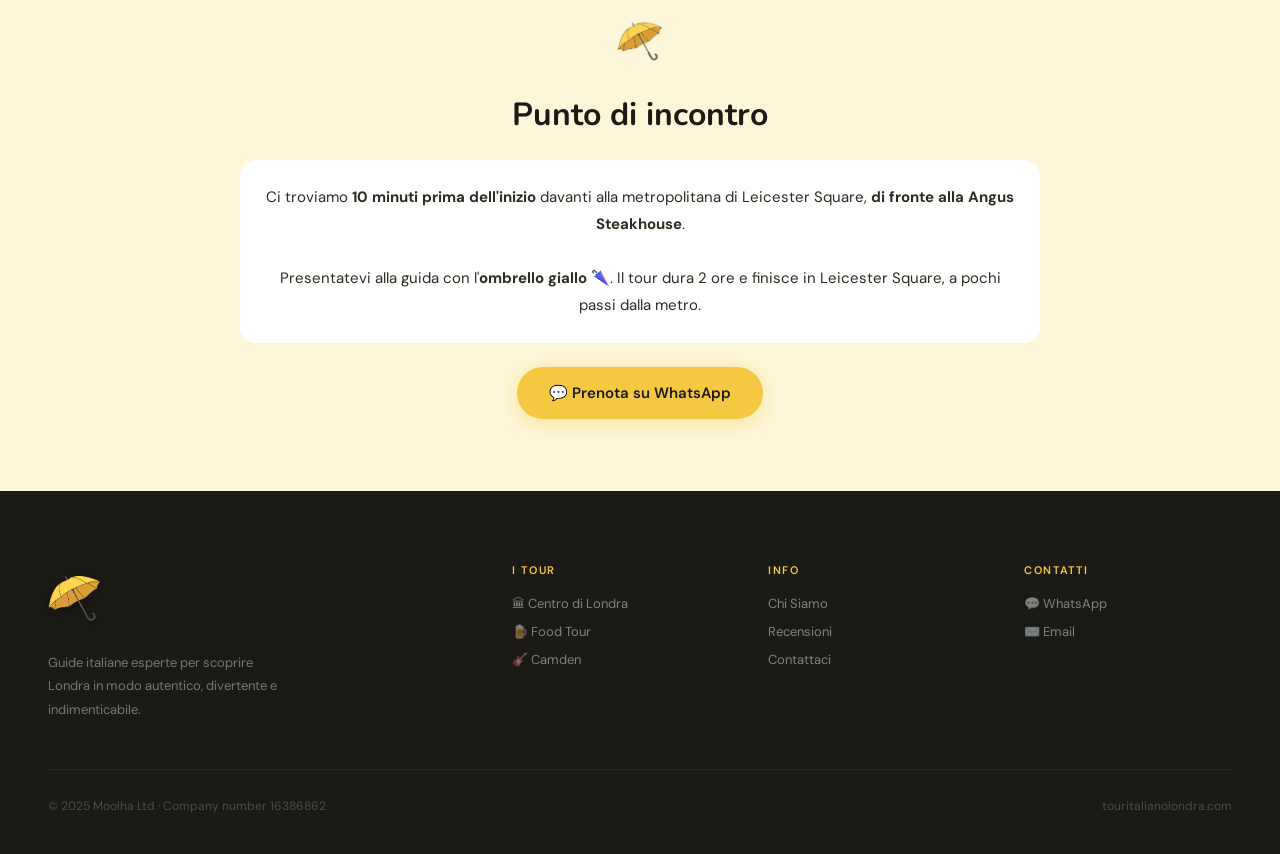
<file: foodtour.html>
<!DOCTYPE html>
<html lang="it">
<head>
  <meta charset="UTF-8"/>
  <link rel="icon" type="image/x-icon" href="favicon.ico" />
  <link rel="apple-touch-icon" href="apple-touch-icon.png" /><meta name="viewport" content="width=device-width, initial-scale=1.0"/>
  <title>Food Tour Londra – Tour Italiano Londra</title>
  <meta name="description" content="Food tour a Londra in italiano tra Soho e Covent Garden. 4 degustazioni incluse nel prezzo. £55 a persona."/>
  <link rel="preconnect" href="https://fonts.googleapis.com"/><link rel="preconnect" href="https://fonts.gstatic.com" crossorigin/>
  <link href="https://fonts.googleapis.com/css2?family=Nunito:ital,wght@0,400;0,600;0,700;0,800;1,400;1,700&family=DM+Sans:wght@300;400;500;600&display=swap" rel="stylesheet"/>
  <link rel="stylesheet" href="style.css"/>
  <style>
    .tour-hero{min-height:75vh;}
    .tour-content{max-width:1100px;margin:0 auto;padding:80px 48px;display:grid;grid-template-columns:1fr 380px;gap:64px;align-items:start;}
    .tour-body h3{font-family:'Nunito', sans-serif;font-size:28px;font-weight:700;margin-bottom:16px;color:var(--dark);}
    .tour-body p{font-size:16px;line-height:1.85;color:var(--muted);margin-bottom:24px;}
    .includes-grid{display:grid;grid-template-columns:repeat(auto-fill,minmax(200px,1fr));gap:16px;margin:32px 0;}
    .include-card{background:var(--yellow-pale);border-radius:16px;padding:24px;text-align:center;}
    .include-card .inc-icon{font-size:32px;margin-bottom:12px;}
    .include-card h5{font-size:14px;font-weight:600;color:var(--dark);margin-bottom:6px;}
    .include-card p{font-size:13px;color:var(--muted);line-height:1.5;}
    .tour-sidebar{position:sticky;top:100px;}
    .sidebar-card{background:white;border-radius:24px;padding:32px;box-shadow:0 8px 40px rgba(0,0,0,0.1);}
    .sidebar-card h4{font-family:'Nunito', sans-serif;font-size:22px;margin-bottom:20px;color:var(--dark);}
    .sidebar-info{display:flex;flex-direction:column;gap:14px;margin-bottom:28px;}
    .sidebar-info-row{display:flex;align-items:center;gap:12px;font-size:14px;color:var(--text);}
    .sidebar-info-row .icon{width:36px;height:36px;background:var(--yellow-pale);border-radius:10px;display:flex;align-items:center;justify-content:center;font-size:16px;flex-shrink:0;}
    .sidebar-price{background:var(--yellow);border-radius:16px;padding:20px;text-align:center;margin-bottom:20px;}
    .sidebar-price .price-label{font-size:12px;font-weight:600;letter-spacing:.1em;text-transform:uppercase;color:var(--dark);opacity:.7;}
    .sidebar-price .price-val{font-family:'Nunito', sans-serif;font-size:48px;font-weight:700;color:var(--dark);}
    .sidebar-price .price-note{font-size:12px;color:var(--dark);opacity:.6;margin-top:4px;}
    .cal-embed{background:var(--cream);border-radius:16px;padding:32px;border:2px dashed var(--yellow);text-align:center;}
    .cal-embed p{font-size:14px;color:var(--muted);line-height:1.7;}
    .cal-embed strong{display:block;font-size:16px;color:var(--dark);margin-bottom:8px;}
    .food-gallery{display:grid;grid-template-columns:repeat(2,1fr);gap:12px;margin:32px 0;}
    .food-gallery img{width:100%;aspect-ratio:4/3;object-fit:cover;border-radius:16px;}
    .meeting-section{background:var(--yellow-pale);padding:72px 48px;}
    .meeting-inner{max-width:800px;margin:0 auto;text-align:center;}
    .meeting-inner h3{font-family:'Nunito', sans-serif;font-size:32px;margin-bottom:16px;color:var(--dark);}
    .highlight{background:white;border-radius:16px;padding:24px;margin:24px 0;font-size:15px;line-height:1.8;color:var(--text);}
    .question-section{background:var(--dark);padding:72px 48px;text-align:center;}
    .question-inner{max-width:600px;margin:0 auto;}
    .big-question{font-family:'Nunito', sans-serif;font-size:clamp(32px,4vw,48px);font-style:italic;color:white;line-height:1.3;margin-bottom:24px;}
    .big-question em{color:var(--yellow);}
    @media(max-width:900px){.tour-content{grid-template-columns:1fr;padding:48px 24px;}.tour-sidebar{position:static;}.meeting-section,.question-section{padding:56px 24px;}}
  </style>
</head>
<body>
<nav id="navbar">
  <a href="index.html" class="nav-logo"><img src="umbrella.png" alt="TIL"/><span class="nav-logo-text">Tour Italiano Londra</span></a>
  <button class="nav-toggle" id="navToggle" aria-label="Menu"><span></span><span></span><span></span></button>
  <ul class="nav-links">
    <li><a href="index.html#tours">I Tour</a></li>
    <li><a href="index.html#reviews">Recensioni</a></li>
    <li><a href="index.html#why">Chi Siamo</a></li>
    <li><a href="https://wa.me/447944838562" target="_blank" class="nav-cta">🌂 Prenota</a></li>
  </ul>
</nav>

<div class="soon-banner">🔜 Questa esperienza torna presto — questa estate ci trovi al <a href="westminster.html">Tour Serale di Westminster</a></div>

<section class="tour-hero">
  <div class="tour-hero-bg" style="background-image:url('til_697fb5_fdd885367e0446beb5262ba3d331eb3d.jpg')"></div>
  <div class="tour-hero-overlay"></div>
  <div class="tour-hero-content">
    <div class="tour-hero-badge soon-badge">🔜 Coming back soon</div>
    <h1>Il Cibo Inglese<br><em>che Non Ti Aspetti</em></h1>
    <p class="tour-hero-sub">Nel cuore di Londra, tra Soho e Covent Garden. Il tour che ti farà ricredere sulla cucina inglese — 4 degustazioni incluse.</p>
    <div class="tour-meta-pills">
      <span class="tour-meta-pill">📍 Leicester Square</span>
      <span class="tour-meta-pill">⏱ 2 ore (serale)</span>
      <span class="tour-meta-pill">👥 Max 10 persone</span>
      <span class="tour-meta-pill yellow">💷 £55 cibo incluso</span>
    </div>
    <a href="westminster.html" class="btn-yellow">🌙 Scopri il Tour Serale</a>
  </div>
</section>

<div class="tour-content">
  <div class="tour-body">
    <div class="tag-label">Il tour</div>
    <h3>Se pensi che il cibo inglese sia terribile, questo tour ti farà cambiare idea</h3>
    <p>In 2 ore scoprirai cosa mangiare a Londra davvero, tra piatti tipici inglesi e influenze internazionali che raccontano la storia della città. Dalla scotch egg alle pie britanniche, ogni assaggio è scelto per mostrarti il lato migliore della cucina inglese.</p>
    <p>Il tour si svolge tra Soho, Covent Garden e Leicester Square, con tappe brevi e senza tempi morti. Perfetto per una serata diversa nel cuore della città.</p>

    <div class="tag-label" style="margin-top:40px">🍽️ Cosa include</div>
    <h3>4 degustazioni selezionate, tutto incluso</h3>
    <div class="includes-grid">
      <div class="include-card"><div class="inc-icon">🥚</div><h5>Scotch Egg</h5><p>Un classico britannico che sorprende sempre</p></div>
      <div class="include-card"><div class="inc-icon">🥧</div><h5>British Pie</h5><p>La torta salata inglese nella sua versione migliore</p></div>
      <div class="include-card"><div class="inc-icon">🍺</div><h5>Degustazione pub</h5><p>Un assaggio autentico della cultura del pub</p></div>
      <div class="include-card"><div class="inc-icon">🍮</div><h5>Dolce tradizionale</h5><p>Il finale dolce che non ti aspetti</p></div>
    </div>

    <div class="food-gallery">
      <img src="til_697fb5_27a5446b2211453f8729899f544f860b.jpg" alt="Food tour Londra" loading="lazy"/>
      <img src="til_697fb5_bd4fd2d9d02f49fd9fc13930c019873b.jpg" alt="Food tour Londra" loading="lazy"/>
      <img src="til_697fb5_63b9b6d4299b471e948614be0644a689.jpg" alt="Food tour Londra" loading="lazy"/>
      <img src="til_697fb5_816ec04ed2b84a08b40d7ebd76066f7d.jpg" alt="Food tour Londra" loading="lazy"/>
    </div>

    <div id="prenota" style="margin-top:48px">
      <div class="tag-label">🔜 Coming back soon</div>
      <h3>Questa esperienza tornerà presto</h3>
      <div class="cal-embed">
        <strong>🌙 Nel frattempo, unisciti a noi la sera!</strong>
        <p>Questa estate abbiamo un solo tour speciale: il food tour torna presto, ma nel frattempo puoi prenotare il nostro Tour Serale di Westminster, ogni sabato alle 18:00.</p>
        <a href="westminster.html" class="btn-yellow" style="margin-top:20px;display:inline-flex;">🌙 Vai al Tour Serale di Westminster</a>
      </div>
    </div>
  </div>

  <div class="tour-sidebar">
    <div class="sidebar-card">
      <h4>Dettagli del tour</h4>
      <div class="sidebar-info">
        <div class="sidebar-info-row"><span class="icon">⏱</span><span><strong>Durata:</strong> 2 ore (tour serale)</span></div>
        <div class="sidebar-info-row"><span class="icon">📍</span><span><strong>Zona:</strong> Soho, Covent Garden, Leicester Square</span></div>
        <div class="sidebar-info-row"><span class="icon">👥</span><span><strong>Gruppo:</strong> Max 10 persone</span></div>
        <div class="sidebar-info-row"><span class="icon">🍽️</span><span><strong>Include:</strong> 4 degustazioni selezionate</span></div>
        <div class="sidebar-info-row"><span class="icon">♿</span><span><strong>Accessibilità:</strong> 100% piano, completamente accessibile</span></div>
        <div class="sidebar-info-row"><span class="icon">🌂</span><span><strong>Come trovarci:</strong> Cerca la guida con l'ombrello giallo!</span></div>
      </div>
      <div class="sidebar-price">
        <div class="price-label">Prezzo per persona</div>
        <div class="price-val">£55</div>
        <div class="price-note">Tutte le degustazioni incluse nel prezzo</div>
      </div>
      <a href="https://wa.me/447944838562?text=Ciao!%20Vorrei%20prenotare%20il%20food%20tour%20(£55%20a%20persona)." target="_blank" class="btn-yellow" style="width:100%;justify-content:center;">💬 Prenota su WhatsApp</a>
    </div>
  </div>
</div>

<section class="question-section">
  <div class="question-inner">
    <p class="big-question">Il cibo inglese<br>fa ancora così <em>schifo?</em></p>
    <p style="color:rgba(255,255,255,.6);font-size:16px;line-height:1.7;margin-bottom:32px">Vieni a scoprirlo. Scommettiamo che uscirai ricreduto.</p>
    <a href="https://wa.me/447944838562?text=Ciao!%20Vorrei%20prenotare%20il%20food%20tour." target="_blank" class="btn-yellow">🍽️ Prenota il food tour</a>
  </div>
</section>

<section class="meeting-section">
  <div class="meeting-inner">
    <img src="umbrella.png" style="height:60px;margin-bottom:16px;" alt="">
    <h3>Punto di incontro</h3>
    <div class="highlight">
      Ci troviamo <strong>10 minuti prima dell'inizio</strong> davanti alla metropolitana di Leicester Square, <strong>di fronte alla Angus Steakhouse</strong>.<br><br>
      Presentatevi alla guida con l'<strong>ombrello giallo</strong> 🌂. Il tour dura 2 ore e finisce in Leicester Square, a pochi passi dalla metro.
    </div>
    <a href="https://wa.me/447944838562?text=Ciao!%20Vorrei%20prenotare%20il%20food%20tour." target="_blank" class="btn-yellow">💬 Prenota su WhatsApp</a>
  </div>
</section>

<footer>
  <div class="footer-inner">
    <div class="footer-brand"><img src="umbrella.png" alt="TIL"/><p>Guide italiane esperte per scoprire Londra in modo autentico, divertente e indimenticabile.</p></div>
    <div class="footer-col"><h5>I Tour</h5><a href="westminster.html">🏛 Centro di Londra</a><a href="foodtour.html">🍺 Food Tour</a><a href="camden.html">🎸 Camden</a></div>
    <div class="footer-col"><h5>Info</h5><a href="index.html#why">Chi Siamo</a><a href="https://maps.app.goo.gl/uPYDkaa2FeTv5YtN7" target="_blank">Recensioni</a><a href="mailto:ciao@touritalianolondra.com">Contattaci</a></div>
    <div class="footer-col"><h5>Contatti</h5><a href="https://wa.me/447944838562" target="_blank">💬 WhatsApp</a><a href="mailto:ciao@touritalianolondra.com">✉️ Email</a></div>
  </div>
  <div class="footer-bottom"><span>© 2025 Moolha Ltd · Company number 16386862</span><span>touritalianolondra.com</span></div>
</footer>
<a href="https://wa.me/447944838562" target="_blank" class="wa-float"><svg width="28" height="28" viewBox="0 0 24 24" fill="white"><path d="M17.472 14.382c-.297-.149-1.758-.867-2.03-.967-.273-.099-.471-.148-.67.15-.197.297-.767.966-.94 1.164-.173.199-.347.223-.644.075-.297-.15-1.255-.463-2.39-1.475-.883-.788-1.48-1.761-1.653-2.059-.173-.297-.018-.458.13-.606.134-.133.298-.347.446-.52.149-.174.198-.298.298-.497.099-.198.05-.371-.025-.52-.075-.149-.669-1.612-.916-2.207-.242-.579-.487-.5-.669-.51-.173-.008-.371-.01-.57-.01-.198 0-.52.074-.792.372-.272.297-1.04 1.016-1.04 2.479 0 1.462 1.065 2.875 1.213 3.074.149.198 2.096 3.2 5.077 4.487.709.306 1.262.489 1.694.625.712.227 1.36.195 1.871.118.571-.085 1.758-.719 2.006-1.413.248-.694.248-1.289.173-1.413-.074-.124-.272-.198-.57-.347m-5.421 7.403h-.004a9.87 9.87 0 01-5.031-1.378l-.361-.214-3.741.982.998-3.648-.235-.374a9.86 9.86 0 01-1.51-5.26c.001-5.45 4.436-9.884 9.888-9.884 2.64 0 5.122 1.03 6.988 2.898a9.825 9.825 0 012.893 6.994c-.003 5.45-4.437 9.884-9.885 9.884m8.413-18.297A11.815 11.815 0 0012.05 0C5.495 0 .16 5.335.157 11.892c0 2.096.547 4.142 1.588 5.945L.057 24l6.305-1.654a11.882 11.882 0 005.683 1.448h.005c6.554 0 11.89-5.335 11.893-11.893a11.821 11.821 0 00-3.48-8.413Z"/></svg></a>
<div class="umbrella-float uf-1"><img src="umbrella.png" alt=""/></div>
<div class="umbrella-float uf-2"><img src="umbrella.png" alt=""/></div>
<script>var nav=document.getElementById('navbar');window.addEventListener('scroll',function(){nav.classList.toggle('scrolled',window.scrollY>60);document.querySelectorAll('.umbrella-float').forEach(function(u){u.classList.toggle('show',window.scrollY>300);});});
var navToggle = document.getElementById('navToggle');
var navLinksEl = document.querySelector('.nav-links');
if (navToggle && navLinksEl) {
  navToggle.addEventListener('click', function() {
    navLinksEl.classList.toggle('open');
    navToggle.classList.toggle('active');
  });
  navLinksEl.querySelectorAll('a').forEach(function(a) {
    a.addEventListener('click', function() {
      navLinksEl.classList.remove('open');
      navToggle.classList.remove('active');
    });
  });
}
</script>
</body></html>
</file>
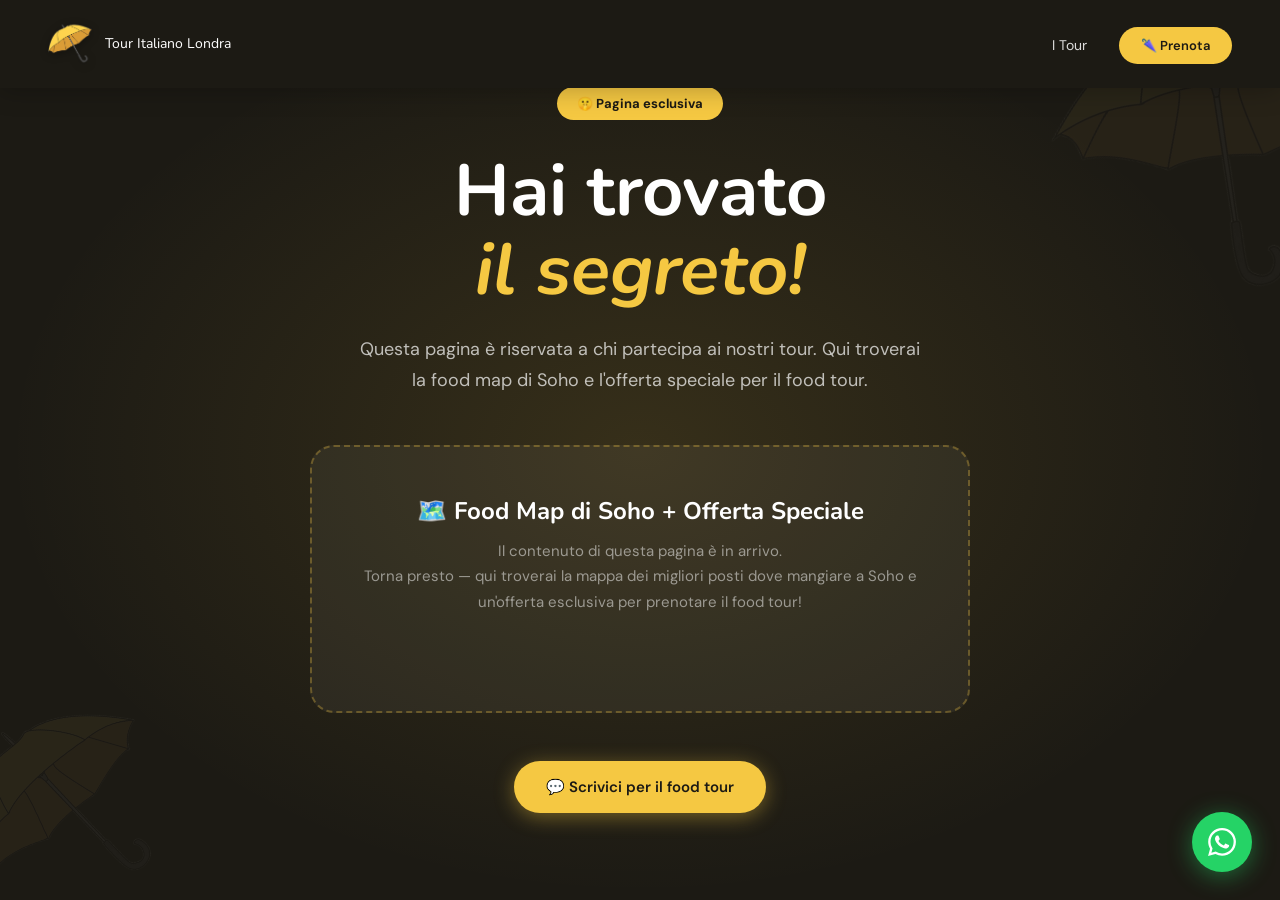
<file: segreto.html>
<!DOCTYPE html>
<html lang="it">
<head>
  <meta charset="UTF-8"/><meta name="viewport" content="width=device-width, initial-scale=1.0"/>
  <title>Offerta Speciale – Tour Italiano Londra</title>
  <link rel="icon" type="image/x-icon" href="favicon.ico" />
  <link rel="apple-touch-icon" href="apple-touch-icon.png" />
  <meta name="robots" content="noindex, nofollow"/>
  <link rel="preconnect" href="https://fonts.googleapis.com"/><link rel="preconnect" href="https://fonts.gstatic.com" crossorigin/>
  <link href="https://fonts.googleapis.com/css2?family=Nunito:ital,wght@0,400;0,600;0,700;0,800;1,400;1,700&family=DM+Sans:wght@300;400;500;600&display=swap" rel="stylesheet"/>
  <link rel="stylesheet" href="style.css"/>
  <style>
    body { background: var(--dark); }
    .secret-hero { min-height:100vh; display:flex; align-items:center; justify-content:center; text-align:center; padding:80px 48px; position:relative; overflow:hidden; }
    .secret-hero::before { content:''; position:absolute; inset:0; background:radial-gradient(ellipse at center,rgba(245,200,66,.12) 0%,transparent 70%); pointer-events:none; }
    .secret-content { position:relative; z-index:1; max-width:700px; }
    .secret-badge { display:inline-flex; align-items:center; gap:8px; background:var(--yellow); color:var(--dark); padding:8px 20px; border-radius:100px; font-size:13px; font-weight:700; margin-bottom:32px; }
    .secret-hero h1 { font-family:'Nunito', sans-serif; font-size:clamp(40px,6vw,72px); font-weight:700; color:white; line-height:1.1; margin-bottom:24px; }
    .secret-hero h1 em { font-style:italic; color:var(--yellow); display:block; }
    .secret-hero p { font-size:18px; color:rgba(255,255,255,.7); line-height:1.75; margin-bottom:48px; max-width:560px; margin-left:auto; margin-right:auto; }
    .coming-soon { background:rgba(255,255,255,.05); border:2px dashed rgba(245,200,66,.3); border-radius:24px; padding:48px; margin-top:32px; }
    .coming-soon h3 { font-family:'Nunito', sans-serif; font-size:24px; color:white; margin-bottom:12px; }
    .coming-soon p { font-size:15px; color:rgba(255,255,255,.5); line-height:1.7; }
    .umb-deco { position:absolute; opacity:.06; pointer-events:none; }
    .umb-deco-1 { width:300px; right:-80px; top:-60px; transform:rotate(20deg); }
    .umb-deco-2 { width:200px; left:-40px; bottom:-40px; transform:rotate(-15deg); }
  </style>
</head>
<body>
<nav id="navbar" class="scrolled">
  <a href="index.html" class="nav-logo"><img src="umbrella.png" alt="TIL"/><span class="nav-logo-text">Tour Italiano Londra</span></a>
  <ul class="nav-links">
    <li><a href="index.html#tours">I Tour</a></li>
    <li><a href="https://wa.me/447944838562" target="_blank" class="nav-cta">🌂 Prenota</a></li>
  </ul>
</nav>

<section class="secret-hero">
  <img class="umb-deco umb-deco-1" src="umbrella.png" alt=""/>
  <img class="umb-deco umb-deco-2" src="umbrella.png" alt=""/>
  <div class="secret-content">
    <div class="secret-badge">🤫 Pagina esclusiva</div>
    <h1>Hai trovato<br><em>il segreto!</em></h1>
    <p>Questa pagina è riservata a chi partecipa ai nostri tour. Qui troverai la food map di Soho e l'offerta speciale per il food tour.</p>

    <div class="coming-soon">
      <h3>🗺️ Food Map di Soho + Offerta Speciale</h3>
      <p>Il contenuto di questa pagina è in arrivo.<br>Torna presto — qui troverai la mappa dei migliori posti dove mangiare a Soho e un'offerta esclusiva per prenotare il food tour!</p>
    </div>

    <div style="margin-top:48px">
      <a href="https://wa.me/447944838562?text=Ciao!%20Ho%20visto%20la%20pagina%20segreta%20e%20vorrei%20saperne%20di%20più%20sul%20food%20tour!" target="_blank" class="btn-yellow">💬 Scrivici per il food tour</a>
    </div>
  </div>
</section>

<a href="https://wa.me/447944838562" target="_blank" class="wa-float"><svg width="28" height="28" viewBox="0 0 24 24" fill="white"><path d="M17.472 14.382c-.297-.149-1.758-.867-2.03-.967-.273-.099-.471-.148-.67.15-.197.297-.767.966-.94 1.164-.173.199-.347.223-.644.075-.297-.15-1.255-.463-2.39-1.475-.883-.788-1.48-1.761-1.653-2.059-.173-.297-.018-.458.13-.606.134-.133.298-.347.446-.52.149-.174.198-.298.298-.497.099-.198.05-.371-.025-.52-.075-.149-.669-1.612-.916-2.207-.242-.579-.487-.5-.669-.51-.173-.008-.371-.01-.57-.01-.198 0-.52.074-.792.372-.272.297-1.04 1.016-1.04 2.479 0 1.462 1.065 2.875 1.213 3.074.149.198 2.096 3.2 5.077 4.487.709.306 1.262.489 1.694.625.712.227 1.36.195 1.871.118.571-.085 1.758-.719 2.006-1.413.248-.694.248-1.289.173-1.413-.074-.124-.272-.198-.57-.347m-5.421 7.403h-.004a9.87 9.87 0 01-5.031-1.378l-.361-.214-3.741.982.998-3.648-.235-.374a9.86 9.86 0 01-1.51-5.26c.001-5.45 4.436-9.884 9.888-9.884 2.64 0 5.122 1.03 6.988 2.898a9.825 9.825 0 012.893 6.994c-.003 5.45-4.437 9.884-9.885 9.884m8.413-18.297A11.815 11.815 0 0012.05 0C5.495 0 .16 5.335.157 11.892c0 2.096.547 4.142 1.588 5.945L.057 24l6.305-1.654a11.882 11.882 0 005.683 1.448h.005c6.554 0 11.89-5.335 11.893-11.893a11.821 11.821 0 00-3.48-8.413Z"/></svg></a>
<script>var nav=document.getElementById('navbar');window.addEventListener('scroll',function(){nav.classList.toggle('scrolled',window.scrollY>60);});</script>
</body></html>
</file>
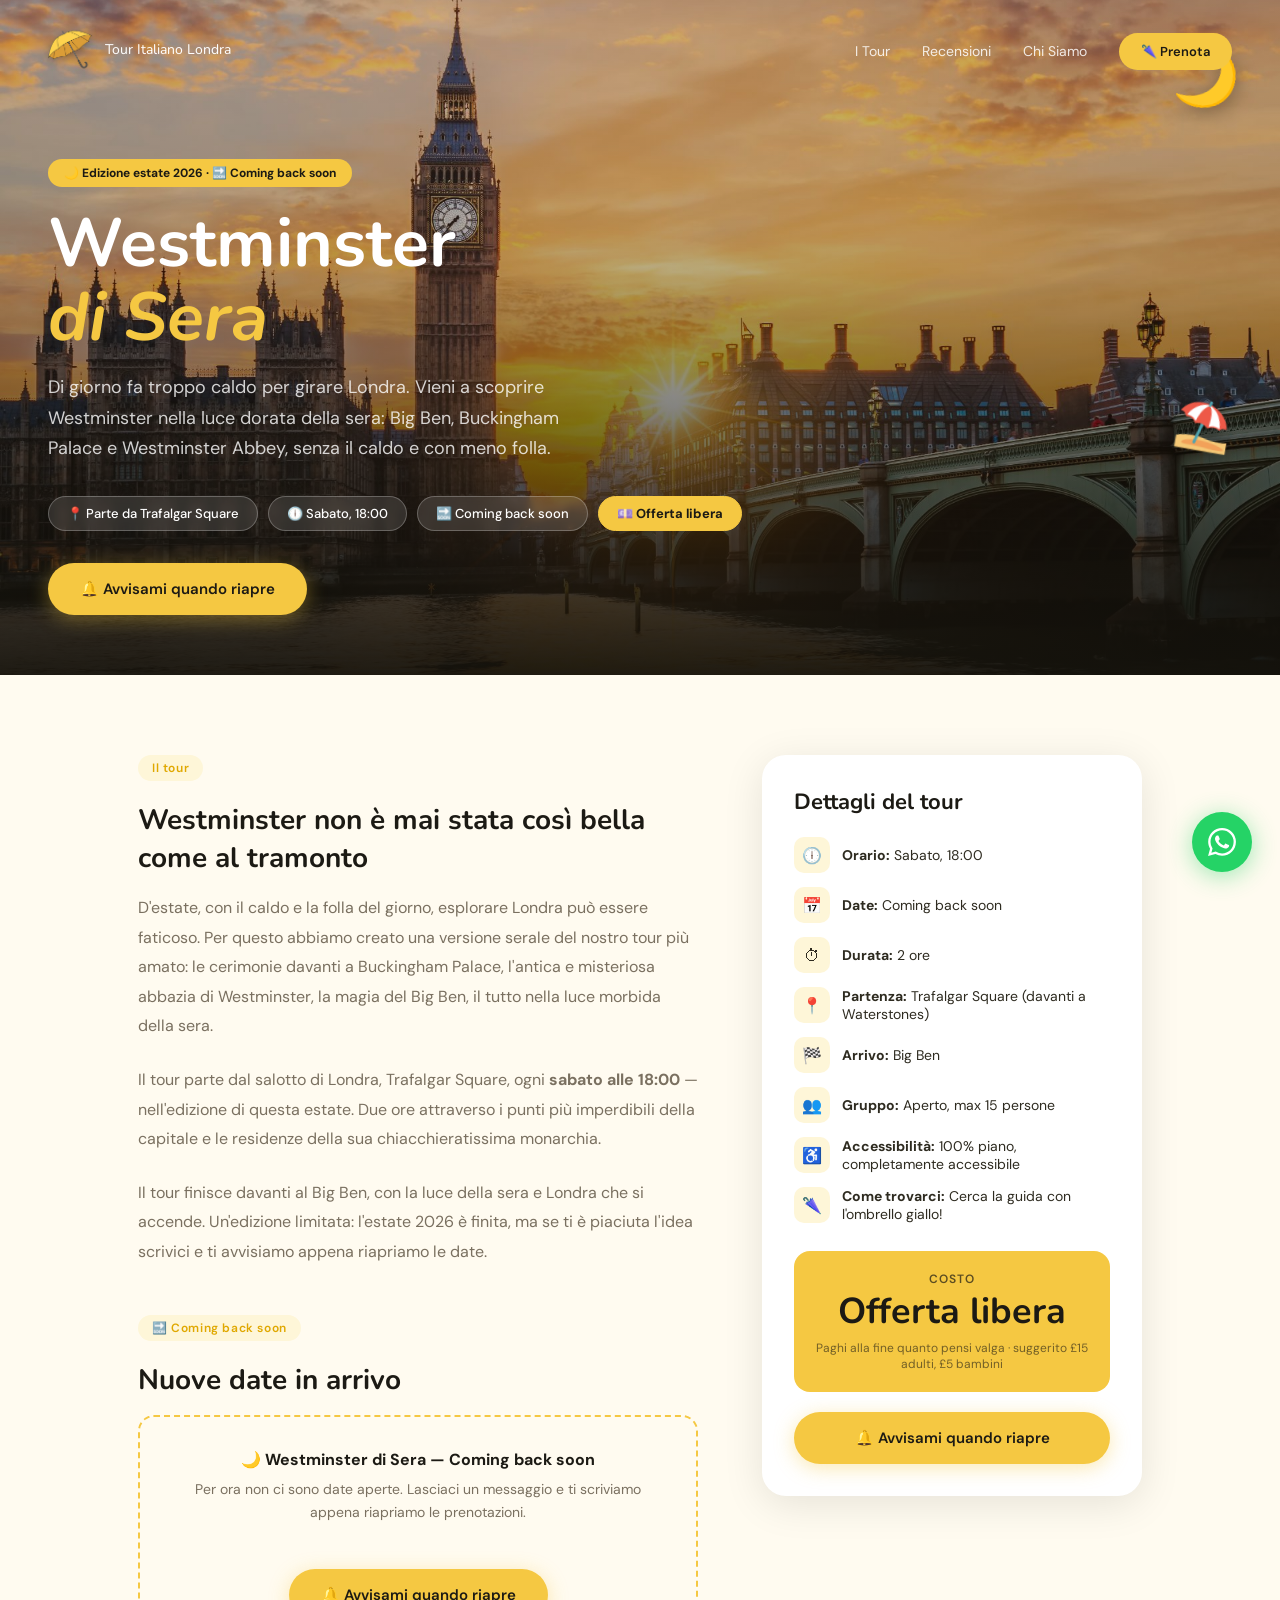
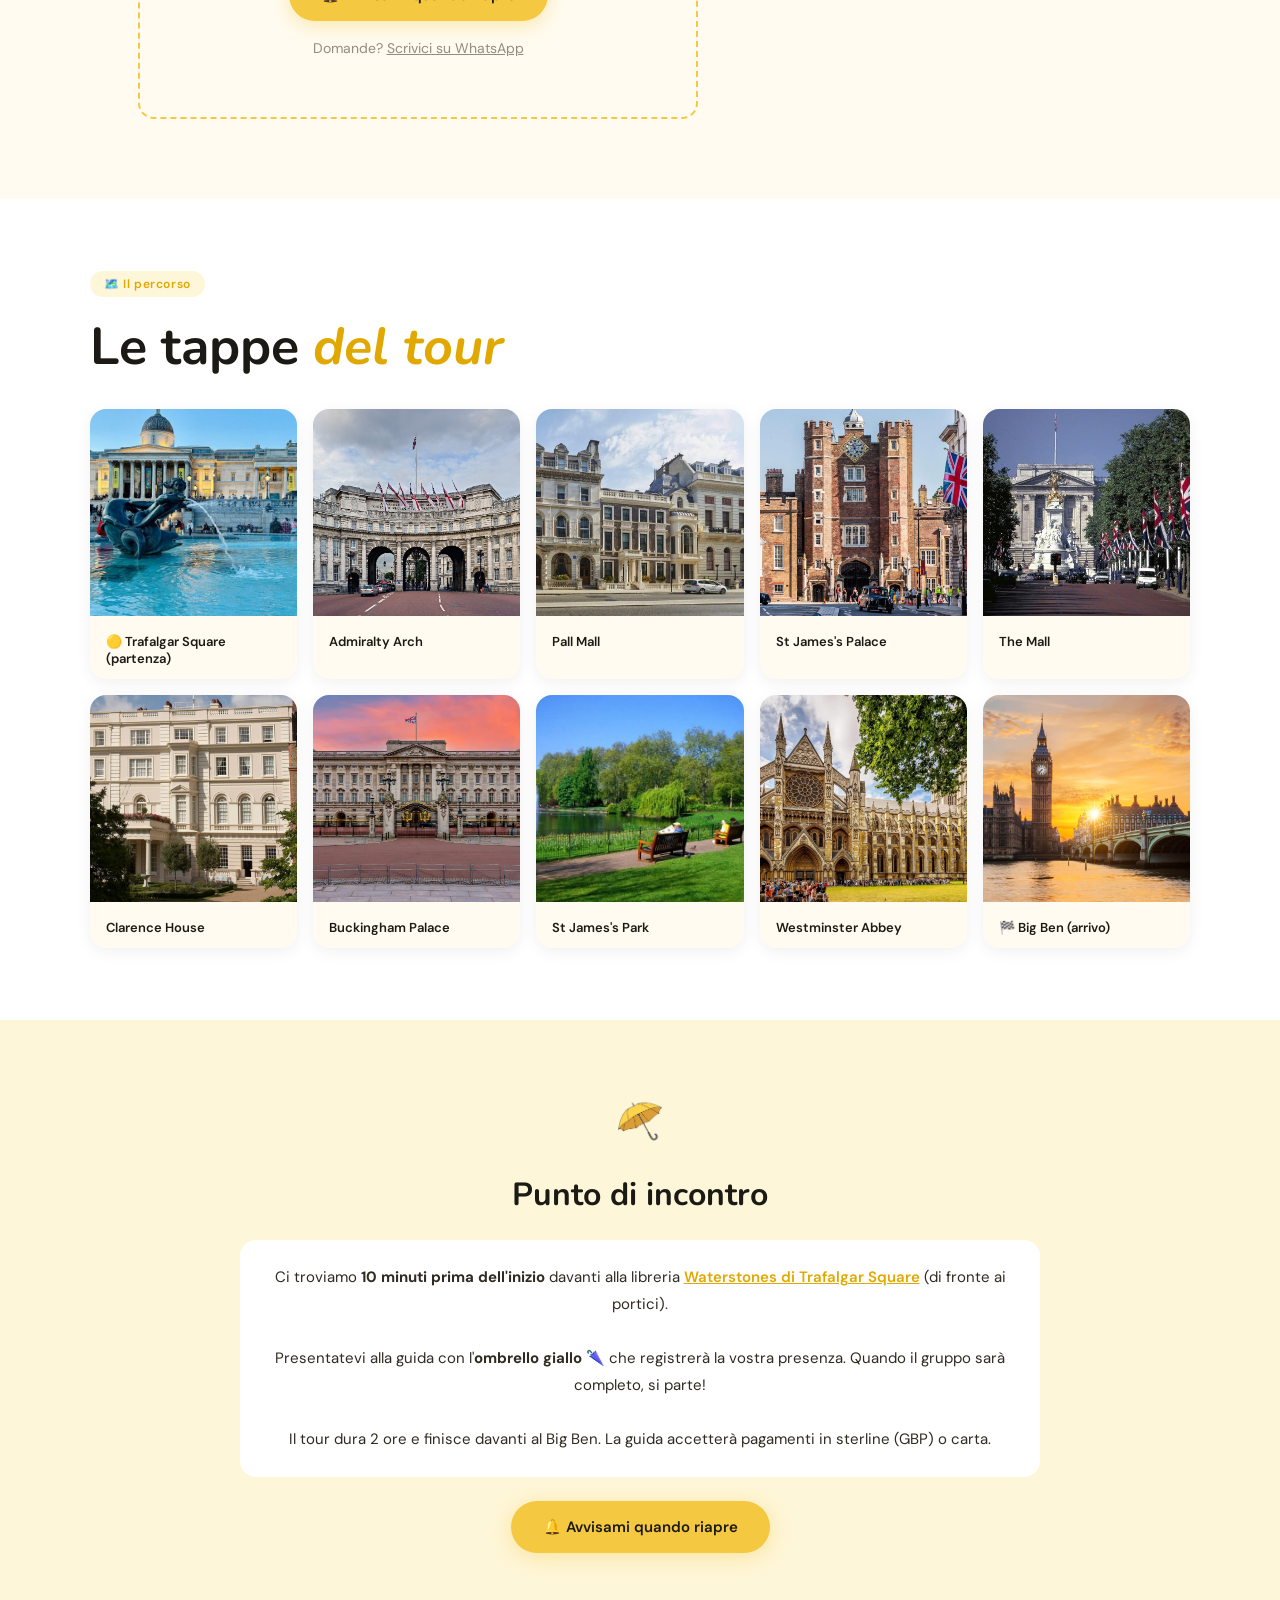
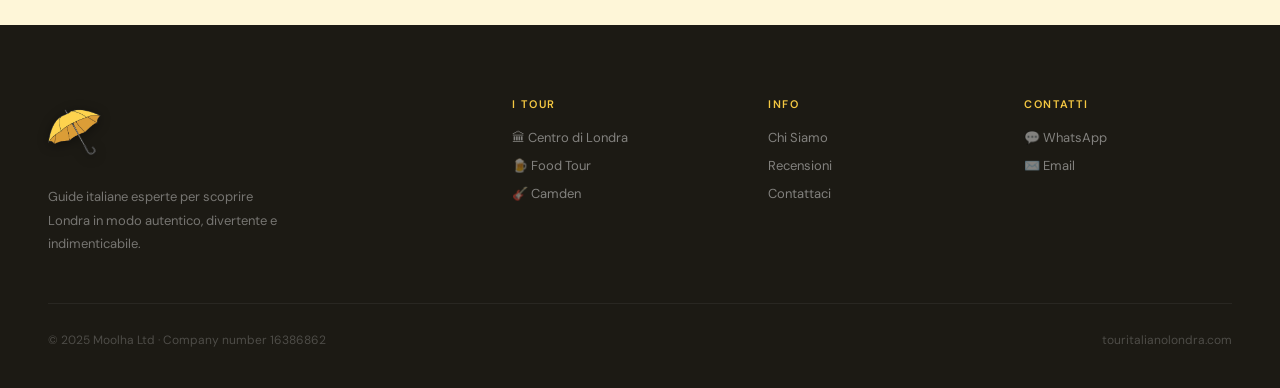
<file: westminster.html>
<!DOCTYPE html>
<html lang="it">
<head>
  <meta charset="UTF-8" />
  <link rel="icon" type="image/x-icon" href="favicon.ico" />
  <link rel="apple-touch-icon" href="apple-touch-icon.png" /><meta name="viewport" content="width=device-width, initial-scale=1.0" />
  <title>Westminster di Sera – Tour Italiano Londra</title>
  <meta name="description" content="Westminster di sera: Big Ben, Buckingham Palace, Westminster Abbey nella luce dorata della sera. Edizione serale estate 2026: tornerà presto." />
  <link rel="preconnect" href="https://fonts.googleapis.com" /><link rel="preconnect" href="https://fonts.gstatic.com" crossorigin />
  <link href="https://fonts.googleapis.com/css2?family=Nunito:ital,wght@0,400;0,600;0,700;0,800;1,400;1,700&family=DM+Sans:wght@300;400;500;600&display=swap" rel="stylesheet" />
  <link rel="stylesheet" href="style.css" />
  <style>
    .tour-hero { min-height:75vh; }
    .tour-content { max-width:1100px; margin:0 auto; padding:80px 48px; display:grid; grid-template-columns:1fr 380px; gap:64px; align-items:start; }
    .tour-body h3 { font-family:'Nunito', sans-serif; font-size:28px; font-weight:700; margin-bottom:16px; color:var(--dark); }
    .tour-body p { font-size:16px; line-height:1.85; color:var(--muted); margin-bottom:24px; }
    .tour-sidebar { position:sticky; top:100px; }
    .sidebar-card { background:white; border-radius:24px; padding:32px; box-shadow:0 8px 40px rgba(0,0,0,0.1); }
    .sidebar-card h4 { font-family:'Nunito', sans-serif; font-size:22px; margin-bottom:20px; color:var(--dark); }
    .sidebar-info { display:flex; flex-direction:column; gap:14px; margin-bottom:28px; }
    .sidebar-info-row { display:flex; align-items:center; gap:12px; font-size:14px; color:var(--text); }
    .sidebar-info-row .icon { width:36px; height:36px; background:var(--yellow-pale); border-radius:10px; display:flex; align-items:center; justify-content:center; font-size:16px; flex-shrink:0; }
    .sidebar-price { background:var(--yellow); border-radius:16px; padding:20px; text-align:center; margin-bottom:20px; }
    .sidebar-price .price-label { font-size:12px; font-weight:600; letter-spacing:.1em; text-transform:uppercase; color:var(--dark); opacity:.7; }
    .sidebar-price .price-val { font-family:'Nunito', sans-serif; font-size:36px; font-weight:700; color:var(--dark); }
    .sidebar-price .price-note { font-size:12px; color:var(--dark); opacity:.6; margin-top:4px; }
    .cal-embed { background:var(--cream); border-radius:16px; padding:32px; border:2px dashed var(--yellow); text-align:center; }
    .cal-embed p { font-size:14px; color:var(--muted); line-height:1.7; }
    .cal-embed strong { display:block; font-size:16px; color:var(--dark); margin-bottom:8px; }
    .stops-section { background:var(--white); padding:72px 48px; }
    .stops-inner { max-width:1100px; margin:0 auto; }
    .stops-grid { display:grid; grid-template-columns:repeat(auto-fill,minmax(180px,1fr)); gap:16px; margin-top:32px; }
    .stop-card { background:var(--cream); border-radius:16px; overflow:hidden; transition:transform .3s; }
    .stop-card:hover { transform:translateY(-4px); }
    .stop-card img { width:100%; aspect-ratio:1; object-fit:cover; }
    .stop-card-name { padding:12px 16px; font-size:13px; font-weight:600; color:var(--dark); }
    .meeting-section { background:var(--yellow-pale); padding:72px 48px; }
    .meeting-inner { max-width:800px; margin:0 auto; text-align:center; }
    .meeting-inner h3 { font-family:'Nunito', sans-serif; font-size:32px; margin-bottom:16px; color:var(--dark); }
    .meeting-inner p { font-size:16px; line-height:1.8; color:var(--muted); margin-bottom:24px; }
    .meeting-inner .highlight { background:white; border-radius:16px; padding:24px; margin:24px 0; font-size:15px; line-height:1.8; color:var(--text); }
    @media(max-width:900px){ .tour-content{grid-template-columns:1fr; padding:48px 24px;} .tour-sidebar{position:static;} .stops-section,.meeting-section{padding:56px 24px;} }
  </style>
</head>
<body>
<nav id="navbar">
  <a href="index.html" class="nav-logo"><img src="umbrella.png" alt="TIL" /><span class="nav-logo-text">Tour Italiano Londra</span></a>
  <button class="nav-toggle" id="navToggle" aria-label="Menu"><span></span><span></span><span></span></button>
  <ul class="nav-links">
    <li><a href="index.html#tours">I Tour</a></li>
    <li><a href="index.html#reviews">Recensioni</a></li>
    <li><a href="index.html#why">Chi Siamo</a></li>
    <li><a href="https://wa.me/447944838562" target="_blank" class="nav-cta">🌂 Prenota</a></li>
  </ul>
</nav>

<section class="tour-hero">
  <div class="tour-hero-bg" style="background-image:url('til_c36e94_603529a44c18498297df69324714b17e.jpg')"></div>
  <div class="tour-hero-overlay"></div>
  <span class="deco-sticker deco-moon">🌙</span>
  <span class="deco-sticker deco-umbrella">⛱️</span>
  <div class="tour-hero-content">
    <div class="tour-hero-badge">🌙 Edizione estate 2026 · 🔜 Coming back soon</div>
    <h1>Westminster<br><em>di Sera</em></h1>
    <p class="tour-hero-sub">Di giorno fa troppo caldo per girare Londra. Vieni a scoprire Westminster nella luce dorata della sera: Big Ben, Buckingham Palace e Westminster Abbey, senza il caldo e con meno folla.</p>
    <div class="tour-meta-pills">
      <span class="tour-meta-pill">📍 Parte da Trafalgar Square</span>
      <span class="tour-meta-pill">🕕 Sabato, 18:00</span>
      <span class="tour-meta-pill">🔜 Coming back soon</span>
      <span class="tour-meta-pill yellow">💷 Offerta libera</span>
    </div>
    <a href="#prenota" class="btn-yellow">🔔 Avvisami quando riapre</a>
  </div>
</section>

<div class="tour-content">
  <div class="tour-body">
    <div class="tag-label">Il tour</div>
    <h3>Westminster non è mai stata così bella come al tramonto</h3>
    <p>D'estate, con il caldo e la folla del giorno, esplorare Londra può essere faticoso. Per questo abbiamo creato una versione serale del nostro tour più amato: le cerimonie davanti a Buckingham Palace, l'antica e misteriosa abbazia di Westminster, la magia del Big Ben, il tutto nella luce morbida della sera.</p>
    <p>Il tour parte dal salotto di Londra, Trafalgar Square, ogni <strong>sabato alle 18:00</strong> — nell'edizione di questa estate. Due ore attraverso i punti più imperdibili della capitale e le residenze della sua chiacchieratissima monarchia.</p>
    <p>Il tour finisce davanti al Big Ben, con la luce della sera e Londra che si accende. Un'edizione limitata: l'estate 2026 è finita, ma se ti è piaciuta l'idea scrivici e ti avvisiamo appena riapriamo le date.</p>

    <div id="prenota" style="margin-top:48px">
      <div class="tag-label">🔜 Coming back soon</div>
      <h3>Nuove date in arrivo</h3>
      <div class="cal-embed">
        <strong>🌙 Westminster di Sera — Coming back soon</strong>
        <p>Per ora non ci sono date aperte. Lasciaci un messaggio e ti scriviamo appena riapriamo le prenotazioni.</p>
        <a href="https://wa.me/447944838562?text=Ciao!%20Avvisatemi%20quando%20riapre%20il%20tour%20serale%20di%20Westminster." target="_blank" class="btn-yellow" style="margin-top:20px; display:inline-flex;">🔔 Avvisami quando riapre</a>
        <p style="margin-top:16px; font-size:14px; opacity:.8;">Domande? <a href="https://wa.me/447944838562?text=Ciao!%20Vorrei%20info%20sul%20tour%20serale%20di%20Westminster." target="_blank" style="color:inherit; text-decoration:underline;">Scrivici su WhatsApp</a></p>
      </div>
    </div>
  </div>

  <div class="tour-sidebar">
    <div class="sidebar-card">
      <h4>Dettagli del tour</h4>
      <div class="sidebar-info">
        <div class="sidebar-info-row"><span class="icon">🕕</span><span><strong>Orario:</strong> Sabato, 18:00</span></div>
        <div class="sidebar-info-row"><span class="icon">📅</span><span><strong>Date:</strong> Coming back soon</span></div>
        <div class="sidebar-info-row"><span class="icon">⏱</span><span><strong>Durata:</strong> 2 ore</span></div>
        <div class="sidebar-info-row"><span class="icon">📍</span><span><strong>Partenza:</strong> Trafalgar Square (davanti a Waterstones)</span></div>
        <div class="sidebar-info-row"><span class="icon">🏁</span><span><strong>Arrivo:</strong> Big Ben</span></div>
        <div class="sidebar-info-row"><span class="icon">👥</span><span><strong>Gruppo:</strong> Aperto, max 15 persone</span></div>
        <div class="sidebar-info-row"><span class="icon">♿</span><span><strong>Accessibilità:</strong> 100% piano, completamente accessibile</span></div>
        <div class="sidebar-info-row"><span class="icon">🌂</span><span><strong>Come trovarci:</strong> Cerca la guida con l'ombrello giallo!</span></div>
      </div>
      <div class="sidebar-price">
        <div class="price-label">Costo</div>
        <div class="price-val">Offerta libera</div>
        <div class="price-note">Paghi alla fine quanto pensi valga · suggerito £15 adulti, £5 bambini</div>
      </div>
      <a href="https://wa.me/447944838562?text=Ciao!%20Avvisatemi%20quando%20riapre%20il%20tour%20serale%20di%20Westminster." target="_blank" class="btn-yellow" style="width:100%;justify-content:center;">🔔 Avvisami quando riapre</a>
    </div>
  </div>
</div>

<section class="stops-section">
  <div class="stops-inner">
    <div class="tag-label">🗺️ Il percorso</div>
    <h2 class="sec-title">Le tappe <em>del tour</em></h2>
    <div class="stops-grid">
      <div class="stop-card"><img src="til_c36e94_9a487ea32c1e4d9cb0dec667d9cae864.jpg" alt="Trafalgar Square" loading="lazy"/><div class="stop-card-name">🟡 Trafalgar Square (partenza)</div></div>
      <div class="stop-card"><img src="til_c36e94_f142ab6ff17b42cfa9a420c26d2a099c.jpg" alt="Admiralty Arch" loading="lazy"/><div class="stop-card-name">Admiralty Arch</div></div>
      <div class="stop-card"><img src="til_c36e94_857baec156d64d9ca23837b5c61154c3.jpg" alt="Pall Mall" loading="lazy"/><div class="stop-card-name">Pall Mall</div></div>
      <div class="stop-card"><img src="til_c36e94_de4528e71f2b4fa0ad63c147fd4580e2.jpg" alt="St James Palace" loading="lazy"/><div class="stop-card-name">St James's Palace</div></div>
      <div class="stop-card"><img src="til_c36e94_a9e8b461b1524c33b08ab35335738c46.jpg" alt="The Mall" loading="lazy"/><div class="stop-card-name">The Mall</div></div>
      <div class="stop-card"><img src="til_c36e94_9972ab9287034cec8a0ffcd406b8af42.jpg" alt="Clarence House" loading="lazy"/><div class="stop-card-name">Clarence House</div></div>
      <div class="stop-card"><img src="til_c36e94_f89deff5df684f97a965f21a69b421fc.jpg" alt="Buckingham Palace" loading="lazy"/><div class="stop-card-name">Buckingham Palace</div></div>
      <div class="stop-card"><img src="til_c36e94_a212c342d8fe465995cd627ef15bf896.jpg" alt="St James Park" loading="lazy"/><div class="stop-card-name">St James's Park</div></div>
      <div class="stop-card"><img src="til_c36e94_24d0801b5d894c0296fcd661af910e0d.jpg" alt="Westminster Abbey" loading="lazy"/><div class="stop-card-name">Westminster Abbey</div></div>
      <div class="stop-card"><img src="til_c36e94_603529a44c18498297df69324714b17e.jpg" alt="Big Ben" loading="lazy"/><div class="stop-card-name">🏁 Big Ben (arrivo)</div></div>
    </div>
  </div>
</section>

<section class="meeting-section">
  <div class="meeting-inner">
    <img src="umbrella.png" style="height:60px;margin-bottom:16px;" alt="">
    <h3>Punto di incontro</h3>
    <div class="highlight">
      Ci troviamo <strong>10 minuti prima dell'inizio</strong> davanti alla libreria <a href="https://www.google.com/maps/place/Waterstones/@51.5076116,-0.1293683,17z" target="_blank" style="color:var(--yellow-deep);font-weight:600;">Waterstones di Trafalgar Square</a> (di fronte ai portici).<br><br>
      Presentatevi alla guida con l'<strong>ombrello giallo</strong> 🌂 che registrerà la vostra presenza. Quando il gruppo sarà completo, si parte!<br><br>
      Il tour dura 2 ore e finisce davanti al Big Ben. La guida accetterà pagamenti in sterline (GBP) o carta.
    </div>
    <a href="https://wa.me/447944838562?text=Ciao!%20Avvisatemi%20quando%20riapre%20il%20tour%20serale%20di%20Westminster." target="_blank" class="btn-yellow">🔔 Avvisami quando riapre</a>
  </div>
</section>

<footer>
  <div class="footer-inner">
    <div class="footer-brand"><img src="umbrella.png" alt="TIL" /><p>Guide italiane esperte per scoprire Londra in modo autentico, divertente e indimenticabile.</p></div>
    <div class="footer-col"><h5>I Tour</h5><a href="westminster.html">🏛 Centro di Londra</a><a href="foodtour.html">🍺 Food Tour</a><a href="camden.html">🎸 Camden</a></div>
    <div class="footer-col"><h5>Info</h5><a href="index.html#why">Chi Siamo</a><a href="https://maps.app.goo.gl/uPYDkaa2FeTv5YtN7" target="_blank">Recensioni</a><a href="mailto:ciao@touritalianolondra.com">Contattaci</a></div>
    <div class="footer-col"><h5>Contatti</h5><a href="https://wa.me/447944838562" target="_blank">💬 WhatsApp</a><a href="mailto:ciao@touritalianolondra.com">✉️ Email</a></div>
  </div>
  <div class="footer-bottom"><span>© 2025 Moolha Ltd · Company number 16386862</span><span>touritalianolondra.com</span></div>
</footer>

<a href="https://wa.me/447944838562" target="_blank" class="wa-float"><svg width="28" height="28" viewBox="0 0 24 24" fill="white"><path d="M17.472 14.382c-.297-.149-1.758-.867-2.03-.967-.273-.099-.471-.148-.67.15-.197.297-.767.966-.94 1.164-.173.199-.347.223-.644.075-.297-.15-1.255-.463-2.39-1.475-.883-.788-1.48-1.761-1.653-2.059-.173-.297-.018-.458.13-.606.134-.133.298-.347.446-.52.149-.174.198-.298.298-.497.099-.198.05-.371-.025-.52-.075-.149-.669-1.612-.916-2.207-.242-.579-.487-.5-.669-.51-.173-.008-.371-.01-.57-.01-.198 0-.52.074-.792.372-.272.297-1.04 1.016-1.04 2.479 0 1.462 1.065 2.875 1.213 3.074.149.198 2.096 3.2 5.077 4.487.709.306 1.262.489 1.694.625.712.227 1.36.195 1.871.118.571-.085 1.758-.719 2.006-1.413.248-.694.248-1.289.173-1.413-.074-.124-.272-.198-.57-.347m-5.421 7.403h-.004a9.87 9.87 0 01-5.031-1.378l-.361-.214-3.741.982.998-3.648-.235-.374a9.86 9.86 0 01-1.51-5.26c.001-5.45 4.436-9.884 9.888-9.884 2.64 0 5.122 1.03 6.988 2.898a9.825 9.825 0 012.893 6.994c-.003 5.45-4.437 9.884-9.885 9.884m8.413-18.297A11.815 11.815 0 0012.05 0C5.495 0 .16 5.335.157 11.892c0 2.096.547 4.142 1.588 5.945L.057 24l6.305-1.654a11.882 11.882 0 005.683 1.448h.005c6.554 0 11.89-5.335 11.893-11.893a11.821 11.821 0 00-3.48-8.413Z"/></svg></a>
<div class="umbrella-float uf-1"><img src="umbrella.png" alt=""/></div>
<div class="umbrella-float uf-2"><img src="umbrella.png" alt=""/></div>
<script>
var nav=document.getElementById('navbar');
window.addEventListener('scroll',function(){
  nav.classList.toggle('scrolled',window.scrollY>60);
  document.querySelectorAll('.umbrella-float').forEach(function(u){u.classList.toggle('show',window.scrollY>300);});
});

var navToggle = document.getElementById('navToggle');
var navLinksEl = document.querySelector('.nav-links');
if (navToggle && navLinksEl) {
  navToggle.addEventListener('click', function() {
    navLinksEl.classList.toggle('open');
    navToggle.classList.toggle('active');
  });
  navLinksEl.querySelectorAll('a').forEach(function(a) {
    a.addEventListener('click', function() {
      navLinksEl.classList.remove('open');
      navToggle.classList.remove('active');
    });
  });
}
</script>
</body></html>
</file>
<file: style.css>
*, *::before, *::after { box-sizing: border-box; margin: 0; padding: 0; }

:root {
  --yellow: #F5C842;
  --yellow-deep: #E0A800;
  --yellow-pale: #FEF6D8;
  --dark: #1C1A14;
  --text: #2E2B20;
  --muted: #7A7060;
  --cream: #FFFBF0;
  --white: #FFFFFF;
}

html { scroll-behavior: smooth; }
body {
  font-family: 'DM Sans', sans-serif;
  background: var(--cream);
  color: var(--text);
  overflow-x: hidden;
}

/* ── NAV ── */
nav {
  position: fixed; top: 0; left: 0; right: 0; z-index: 1000;
  padding: 20px 48px;
  display: flex; align-items: center; justify-content: space-between;
  transition: all 0.35s;
}
nav.scrolled {
  background: var(--dark);
  padding: 14px 48px;
  box-shadow: 0 2px 24px rgba(0,0,0,0.25);
}
.nav-logo { display: flex; align-items: center; gap: 12px; text-decoration: none; }
.nav-logo img { height: 60px; width: auto; filter: drop-shadow(0 2px 4px rgba(0,0,0,0.3)); }
.nav-logo-text {
  font-family: 'Nunito', sans-serif;
  font-size: 14px; color: white; line-height: 1.3;
}
.nav-links { display: flex; align-items: center; gap: 32px; list-style: none; }
.nav-links a { color: rgba(255,255,255,0.85); text-decoration: none; font-size: 14px; transition: color 0.2s; }
.nav-links a:hover { color: var(--yellow); }
.nav-cta {
  background: var(--yellow) !important; color: var(--dark) !important;
  padding: 10px 22px !important; border-radius: 100px !important;
  font-weight: 600 !important; font-size: 13px !important;
  transition: transform 0.2s, background 0.2s !important;
}
.nav-cta:hover { background: var(--yellow-deep) !important; transform: scale(1.04) !important; }

/* ── FLOATING UMBRELLA ── */
.umbrella-float {
  position: fixed; pointer-events: none; z-index: 500;
  opacity: 0; transition: opacity 0.5s;
}
.umbrella-float img { width: 100%; height: 100%; object-fit: contain; }
.umbrella-float.uf-1 { width: 120px; bottom: 140px; left: -20px; transform: rotate(-20deg); animation: floatUmb1 6s ease-in-out infinite; }
.umbrella-float.uf-2 { width: 80px; top: 30%; right: -10px; transform: rotate(15deg); animation: floatUmb2 8s ease-in-out infinite; }
.umbrella-float.show { opacity: 0.18; }
@keyframes floatUmb1 { 0%,100%{transform:rotate(-20deg) translateY(0)} 50%{transform:rotate(-20deg) translateY(-14px)} }
@keyframes floatUmb2 { 0%,100%{transform:rotate(15deg) translateY(0)} 50%{transform:rotate(15deg) translateY(-10px)} }

/* ── BUTTONS ── */
.btn-yellow {
  display: inline-flex; align-items: center; gap: 8px;
  background: var(--yellow); color: var(--dark);
  padding: 16px 32px; border-radius: 100px;
  font-size: 15px; font-weight: 600; text-decoration: none;
  transition: transform 0.2s, background 0.2s;
  box-shadow: 0 4px 20px rgba(245,200,66,0.4);
}
.btn-yellow:hover { transform: translateY(-2px); background: var(--yellow-deep); }
.btn-white-outline {
  display: inline-flex; align-items: center; gap: 8px;
  border: 2px solid rgba(255,255,255,0.5); color: white;
  padding: 14px 28px; border-radius: 100px;
  font-size: 15px; font-weight: 400; text-decoration: none;
  transition: all 0.2s;
}
.btn-white-outline:hover { border-color: white; background: rgba(255,255,255,0.1); }
.btn-dark {
  display: inline-flex; align-items: center; gap: 8px;
  background: var(--dark); color: white;
  padding: 16px 32px; border-radius: 100px;
  font-size: 15px; font-weight: 600; text-decoration: none;
  transition: transform 0.2s;
}
.btn-dark:hover { transform: translateY(-2px); }
.btn-dark-outline {
  display: inline-flex; align-items: center; gap: 8px;
  border: 2px solid var(--dark); color: var(--dark);
  padding: 14px 28px; border-radius: 100px;
  font-size: 15px; font-weight: 500; text-decoration: none;
  transition: all 0.2s;
}
.btn-dark-outline:hover { background: var(--dark); color: white; }
.btn-yellow-outline {
  display: inline-flex; align-items: center; gap: 8px;
  border: 2px solid var(--yellow); color: var(--yellow);
  padding: 14px 32px; border-radius: 100px;
  font-size: 14px; font-weight: 600; text-decoration: none;
  transition: all 0.2s;
}
.btn-yellow-outline:hover { background: var(--yellow); color: var(--dark); }

/* ── TAG LABEL ── */
.tag-label {
  display: inline-flex; align-items: center; gap: 8px;
  background: var(--yellow-pale); color: var(--yellow-deep);
  padding: 5px 14px; border-radius: 100px;
  font-size: 12px; font-weight: 600; letter-spacing: 0.05em;
  margin-bottom: 20px;
}
.tag-label.on-dark { background: rgba(245,200,66,0.15); color: var(--yellow); }

h2.sec-title {
  font-family: 'Nunito', sans-serif;
  font-size: clamp(34px, 5vw, 52px); font-weight: 700;
  line-height: 1.15; color: var(--dark); margin-bottom: 16px;
}
h2.sec-title em { font-style: italic; color: var(--yellow-deep); }
h2.sec-title.light { color: white; }
h2.sec-title.light em { color: var(--yellow); }
.sec-body { font-size: 16px; line-height: 1.8; color: var(--muted); max-width: 520px; }

/* ── PILL STRIP ── */
.pill-strip {
  background: var(--yellow); padding: 16px 0;
  overflow: hidden; white-space: nowrap;
}
.pill-strip-inner {
  display: inline-flex; gap: 40px; align-items: center;
  animation: stripScroll 22s linear infinite;
}
.pill-strip-item { display: inline-flex; align-items: center; gap: 10px; font-size: 14px; font-weight: 600; color: var(--dark); }
.pill-strip-dot { width: 6px; height: 6px; background: var(--dark); border-radius: 50%; opacity: 0.35; }
@keyframes stripScroll { from{transform:translateX(0)} to{transform:translateX(-50%)} }

/* ── TOUR CARDS ── */
.tour-card {
  border-radius: 20px; overflow: hidden;
  position: relative; display: block; text-decoration: none;
  box-shadow: 0 8px 32px rgba(0,0,0,0.1);
  transition: transform 0.35s, box-shadow 0.35s;
}
.tour-card:hover { transform: translateY(-8px); box-shadow: 0 20px 48px rgba(0,0,0,0.18); }
.tour-card-img { position: absolute; inset: 0; background-size: cover; background-position: center; transition: transform 0.5s; }
.tour-card:hover .tour-card-img { transform: scale(1.05); }
.tour-card-overlay { position: absolute; inset: 0; background: linear-gradient(to top, rgba(20,18,12,0.95) 0%, rgba(20,18,12,0.3) 50%, transparent 100%); }
.tour-card-badge {
  position: absolute; top: 20px; left: 20px;
  background: var(--yellow); color: var(--dark);
  padding: 5px 14px; border-radius: 100px;
  font-size: 11px; font-weight: 700; letter-spacing: 0.05em;
}
.tour-card-content { position: absolute; bottom: 0; left: 0; right: 0; padding: 28px 28px 32px; }
.tour-card-title { font-family: 'Nunito', sans-serif; font-size: 26px; font-weight: 700; color: white; line-height: 1.2; margin-bottom: 8px; }
.tour-card-desc { font-size: 13px; color: rgba(255,255,255,0.7); line-height: 1.6; margin-bottom: 16px; }
.tour-card-meta { display: flex; flex-wrap: wrap; gap: 10px; }
.tour-card-pill { background: rgba(255,255,255,0.12); border: 1px solid rgba(255,255,255,0.2); color: white; padding: 4px 12px; border-radius: 100px; font-size: 11px; font-weight: 500; backdrop-filter: blur(4px); }
.tour-card-pill.yellow { background: var(--yellow); color: var(--dark); border-color: var(--yellow); }

/* ── BOOKING SECTION ── */
.booking-section {
  background: var(--yellow-pale);
  border-radius: 24px; padding: 48px;
  text-align: center; margin-top: 48px;
}
.booking-section h3 { font-family: 'Nunito', sans-serif; font-size: 28px; margin-bottom: 12px; color: var(--dark); }
.booking-section p { color: var(--muted); margin-bottom: 28px; font-size: 15px; }
.cal-placeholder {
  background: white; border-radius: 16px;
  padding: 48px 24px; border: 2px dashed var(--yellow);
  color: var(--muted); font-size: 14px; line-height: 1.8;
}
.cal-placeholder strong { display: block; font-size: 18px; color: var(--dark); margin-bottom: 8px; }

/* ── REVIEWS ── */
.review-card {
  background: rgba(255,255,255,0.05); border: 1px solid rgba(255,255,255,0.08);
  border-radius: 20px; padding: 32px;
  transition: border-color 0.3s, transform 0.3s;
}
.review-card:hover { border-color: rgba(245,200,66,0.3); transform: translateY(-4px); }
.review-stars { font-size: 16px; margin-bottom: 14px; letter-spacing: 2px; }
.review-text { font-family: 'Nunito', sans-serif; font-size: 17px; font-style: italic; line-height: 1.7; color: rgba(255,255,255,0.85); margin-bottom: 18px; }
.review-author { font-size: 12px; color: rgba(255,255,255,0.35); }

/* ── WHY POINTS ── */
.why-point { display: flex; gap: 18px; align-items: flex-start; padding: 20px; border-radius: 16px; transition: background 0.2s; }
.why-point:hover { background: var(--yellow-pale); }
.why-point-icon { width: 48px; height: 48px; border-radius: 14px; background: var(--yellow); display: flex; align-items: center; justify-content: center; font-size: 22px; flex-shrink: 0; }
.why-point-text h4 { font-size: 15px; font-weight: 600; margin-bottom: 5px; color: var(--dark); }
.why-point-text p { font-size: 13px; color: var(--muted); line-height: 1.65; }

/* ── TOUR PAGE HERO ── */
.tour-hero {
  position: relative; min-height: 70vh;
  display: flex; align-items: flex-end; overflow: hidden;
}
.tour-hero-bg { position: absolute; inset: 0; background-size: cover; background-position: center; }
.tour-hero-overlay { position: absolute; inset: 0; background: linear-gradient(to top, rgba(20,18,12,0.95) 0%, rgba(20,18,12,0.3) 60%, rgba(20,18,12,0.2) 100%); }
.tour-hero-content { position: relative; z-index: 2; padding: 60px 48px; max-width: 800px; }
.tour-hero-badge { display: inline-flex; align-items: center; gap: 8px; background: var(--yellow); color: var(--dark); padding: 6px 16px; border-radius: 100px; font-size: 12px; font-weight: 700; margin-bottom: 20px; }
.tour-hero h1 { font-family: 'Nunito', sans-serif; font-size: clamp(40px, 6vw, 68px); font-weight: 700; color: white; line-height: 1.1; margin-bottom: 16px; }
.tour-hero h1 em { font-style: italic; color: var(--yellow); }
.tour-hero-sub { font-size: 18px; color: rgba(255,255,255,0.8); line-height: 1.7; max-width: 560px; margin-bottom: 32px; }
.tour-meta-pills { display: flex; flex-wrap: wrap; gap: 10px; margin-bottom: 32px; }
.tour-meta-pill { background: rgba(255,255,255,0.12); border: 1px solid rgba(255,255,255,0.25); color: white; padding: 8px 18px; border-radius: 100px; font-size: 13px; font-weight: 500; backdrop-filter: blur(4px); }
.tour-meta-pill.yellow { background: var(--yellow); color: var(--dark); border-color: var(--yellow); font-weight: 700; }

/* ── STOPS GRID ── */
.stops-grid { display: grid; grid-template-columns: repeat(auto-fill, minmax(200px, 1fr)); gap: 16px; margin-top: 32px; }
.stop-card { background: white; border-radius: 16px; overflow: hidden; box-shadow: 0 4px 16px rgba(0,0,0,0.06); transition: transform 0.3s; }
.stop-card:hover { transform: translateY(-4px); }
.stop-card img { width: 100%; aspect-ratio: 1; object-fit: cover; }
.stop-card-name { padding: 12px 16px; font-size: 13px; font-weight: 600; color: var(--dark); }

/* ── FOOTER ── */
footer { background: var(--dark); padding: 72px 48px 40px; }
.footer-inner { max-width: 1200px; margin: 0 auto; display: grid; grid-template-columns: 2fr 1fr 1fr 1fr; gap: 48px; margin-bottom: 48px; }
.footer-brand img { height: 72px; margin-bottom: 16px; display: block; filter: drop-shadow(0 2px 6px rgba(0,0,0,0.4)); }
.footer-brand p { font-size: 13px; color: rgba(255,255,255,0.4); line-height: 1.8; max-width: 240px; }
.footer-col h5 { font-size: 11px; letter-spacing: 0.15em; text-transform: uppercase; color: var(--yellow); font-weight: 600; margin-bottom: 18px; }
.footer-col a { display: block; color: rgba(255,255,255,0.45); text-decoration: none; font-size: 13px; margin-bottom: 11px; transition: color 0.2s; }
.footer-col a:hover { color: rgba(255,255,255,0.9); }
.footer-social { display: flex; gap: 10px; margin-top: 4px; }
.footer-social a { width: 38px; height: 38px; border: 1px solid rgba(255,255,255,0.12); border-radius: 50%; display: flex; align-items: center; justify-content: center; color: rgba(255,255,255,0.45) !important; transition: all 0.2s !important; }
.footer-social a:hover { border-color: var(--yellow); color: var(--yellow) !important; }
.footer-bottom { max-width: 1200px; margin: 0 auto; padding-top: 28px; border-top: 1px solid rgba(255,255,255,0.06); display: flex; align-items: center; justify-content: space-between; font-size: 12px; color: rgba(255,255,255,0.22); }

/* ── WA FLOAT ── */
.wa-float { position: fixed; bottom: 28px; right: 28px; z-index: 9999; width: 60px; height: 60px; border-radius: 50%; background: #25D366; display: flex; align-items: center; justify-content: center; box-shadow: 0 4px 24px rgba(37,211,102,0.45); text-decoration: none; transition: transform 0.25s, box-shadow 0.25s; }
.wa-float:hover { transform: scale(1.12); box-shadow: 0 8px 32px rgba(37,211,102,0.55); }

/* ── RESPONSIVE ── */
/* ── NAV TOGGLE (hamburger) ── */
.nav-toggle {
  display: none; background: none; border: none; cursor: pointer;
  padding: 8px; z-index: 1001; position: relative;
}
.nav-toggle span {
  display: block; width: 26px; height: 3px; background: white;
  margin: 5px 0; border-radius: 2px; transition: transform .3s, opacity .3s;
}
.nav-toggle.active span:nth-child(1) { transform: translateY(8px) rotate(45deg); }
.nav-toggle.active span:nth-child(2) { opacity: 0; }
.nav-toggle.active span:nth-child(3) { transform: translateY(-8px) rotate(-45deg); }

@media (max-width: 960px) {
  nav { padding: 16px 24px; }
  nav.scrolled { padding: 12px 24px; }
  .nav-toggle { display: block; }
  .nav-links {
    display: flex; flex-direction: column; align-items: flex-start;
    justify-content: center; gap: 28px;
    position: fixed; top: 0; right: -100%; height: 100vh;
    width: min(78vw, 320px); background: var(--dark);
    padding: 100px 40px 40px; transition: right .35s ease; z-index: 1000;
    box-shadow: -8px 0 32px rgba(0,0,0,0.3);
  }
  .nav-links.open { right: 0; }
  .nav-links a { font-size: 18px; }
  .footer-inner { grid-template-columns: 1fr 1fr; }
  .footer-bottom { flex-direction: column; gap: 8px; text-align: center; }
}
@media (max-width: 600px) {
  .tour-hero-content { padding: 40px 24px; }
  .footer-inner { grid-template-columns: 1fr; }
}


/* ── DECO STICKERS (moon / beach umbrella) ── */
.deco-sticker {
  position: absolute; font-size: 40px; z-index: 3; pointer-events: none;
  filter: drop-shadow(0 4px 10px rgba(0,0,0,0.35));
}
.deco-moon { top: 18px; right: 18px; transform: rotate(-8deg); font-size: 34px; }
.deco-umbrella { bottom: 90px; right: 16px; transform: rotate(10deg); font-size: 30px; }
.tour-hero .deco-moon { top: 40px; right: 40px; font-size: 56px; }
.tour-hero .deco-umbrella { bottom: 220px; right: 48px; font-size: 46px; }

/* ── COMING SOON TOUR CARDS ── */
.tour-card-soon .tour-card-img { filter: grayscale(0.55) brightness(0.75); }
.tour-card-soon:hover .tour-card-img { transform: none; }
.tour-card-soon { cursor: default; }
.soon-badge { background: rgba(20,18,12,0.85) !important; color: var(--yellow) !important; border: 1px solid rgba(245,200,66,0.4); }

/* ── COMING SOON BANNER (tour pages) ── */
.soon-banner {
  background: var(--dark); color: var(--yellow); text-align: center;
  padding: 12px 24px; font-size: 14px; font-weight: 600; margin-top: 78px;
}
.soon-banner a { color: white; text-decoration: underline; }
@media (max-width: 600px) { .soon-banner { margin-top: 68px; font-size: 13px; } }
</file>
